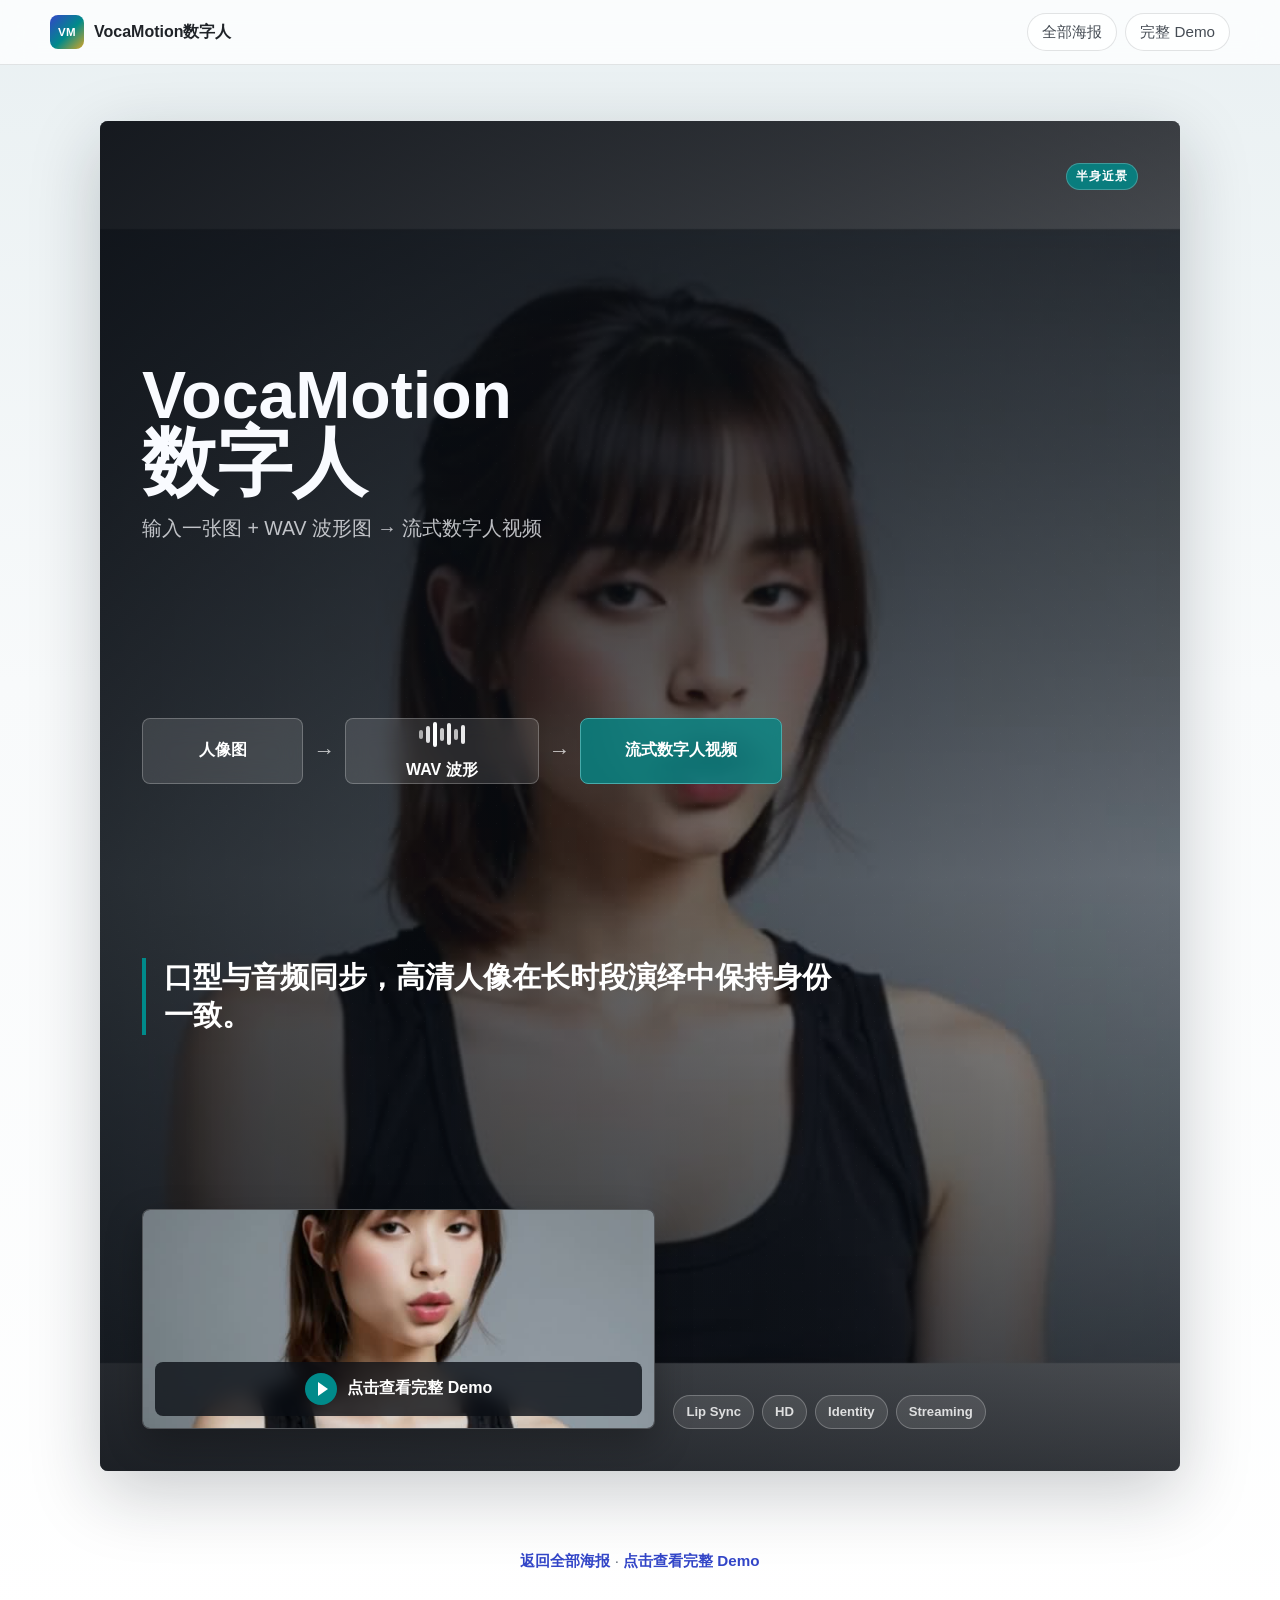
<file: poster-01.html>
<!DOCTYPE html>
<html lang="zh-CN">
<head>
  <meta charset="utf-8" />
  <meta name="viewport" content="width=device-width, initial-scale=1" />
  <title>VocaMotion数字人 · 半身近景大海报</title>
  <meta name="description" content="VocaMotion数字人半身近景大海报：输入一张图和 WAV 波形图，生成口型与音频同步、清晰稳定、身份一致的流式数字人视频。" />
  <meta property="og:type" content="website" />
  <meta property="og:title" content="VocaMotion数字人 · 半身近景大海报" />
  <meta property="og:description" content="输入一张图和 WAV 波形图，得到口型与音频同步的流式数字人视频。" />
  <meta property="og:image" content="static/posters/hero-speech.jpg" />
  <link rel="stylesheet" href="static/css/posters.css" />
</head>
<body class="single-poster-page">
  <nav class="poster-nav" aria-label="Poster navigation">
    <div class="poster-nav-inner">
      <a class="brand" href="index.html" aria-label="返回 VocaMotion Demo 首页">
        <span class="brand-mark">VM</span>
        <span>VocaMotion数字人</span>
      </a>
      <div class="nav-actions">
        <a href="posters.html">全部海报</a>
        <a href="https://luozhipi.github.io/VocaMotionAvatar/" target="_blank" rel="noopener">完整 Demo</a>
      </div>
    </div>
  </nav>

  <main class="poster-gallery single-poster-gallery" aria-label="VocaMotion数字人半身近景大海报">
    <article class="poster-card" id="poster-01" style="--poster-bg: url('../posters/half-body.jpg'); --accent: #008a8a;">
          <div class="poster-noise" aria-hidden="true"></div>
          <div class="poster-content">
            <div class="poster-topline"><span>半身近景</span></div>
            <div class="poster-title">
              <h2><span>VocaMotion</span><span>数字人</span></h2>
              <p class="poster-sub">输入一张图 + WAV 波形图 → 流式数字人视频</p>
            </div>
            <div class="process-strip" aria-label="生成流程">
              <span class="process-node">人像图</span>
              <span class="flow-arrow">→</span>
              <span class="process-node wave-node">
                <span class="wave-bars" aria-hidden="true"><i></i><i></i><i></i><i></i><i></i><i></i><i></i></span>
                WAV 波形
              </span>
              <span class="flow-arrow">→</span>
              <span class="process-output">流式数字人视频</span>
            </div>
            <p class="selling-point">口型与音频同步，高清人像在长时段演绎中保持身份一致。</p>
            <div class="poster-bottom">
              <a class="demo-frame" href="https://luozhipi.github.io/VocaMotionAvatar/" target="_blank" rel="noopener" aria-label="点击查看完整 Demo">
                <img src="static/posters/half-body.jpg" alt="VocaMotion数字人半身 Demo 预览" />
                <span class="demo-overlay"><span class="play-mark" aria-hidden="true"></span>点击查看完整 Demo</span>
              </a>
              <div class="poster-tags" aria-label="能力标签">
                <span>Lip Sync</span><span>HD</span><span>Identity</span><span>Streaming</span>
              </div>
            </div>
          </div>
        </article>
  </main>

  <footer class="poster-footer">
    <p><a href="posters.html">返回全部海报</a> · <a href="https://luozhipi.github.io/VocaMotionAvatar/" target="_blank" rel="noopener">点击查看完整 Demo</a></p>
  </footer>
</body>
</html>
</file>
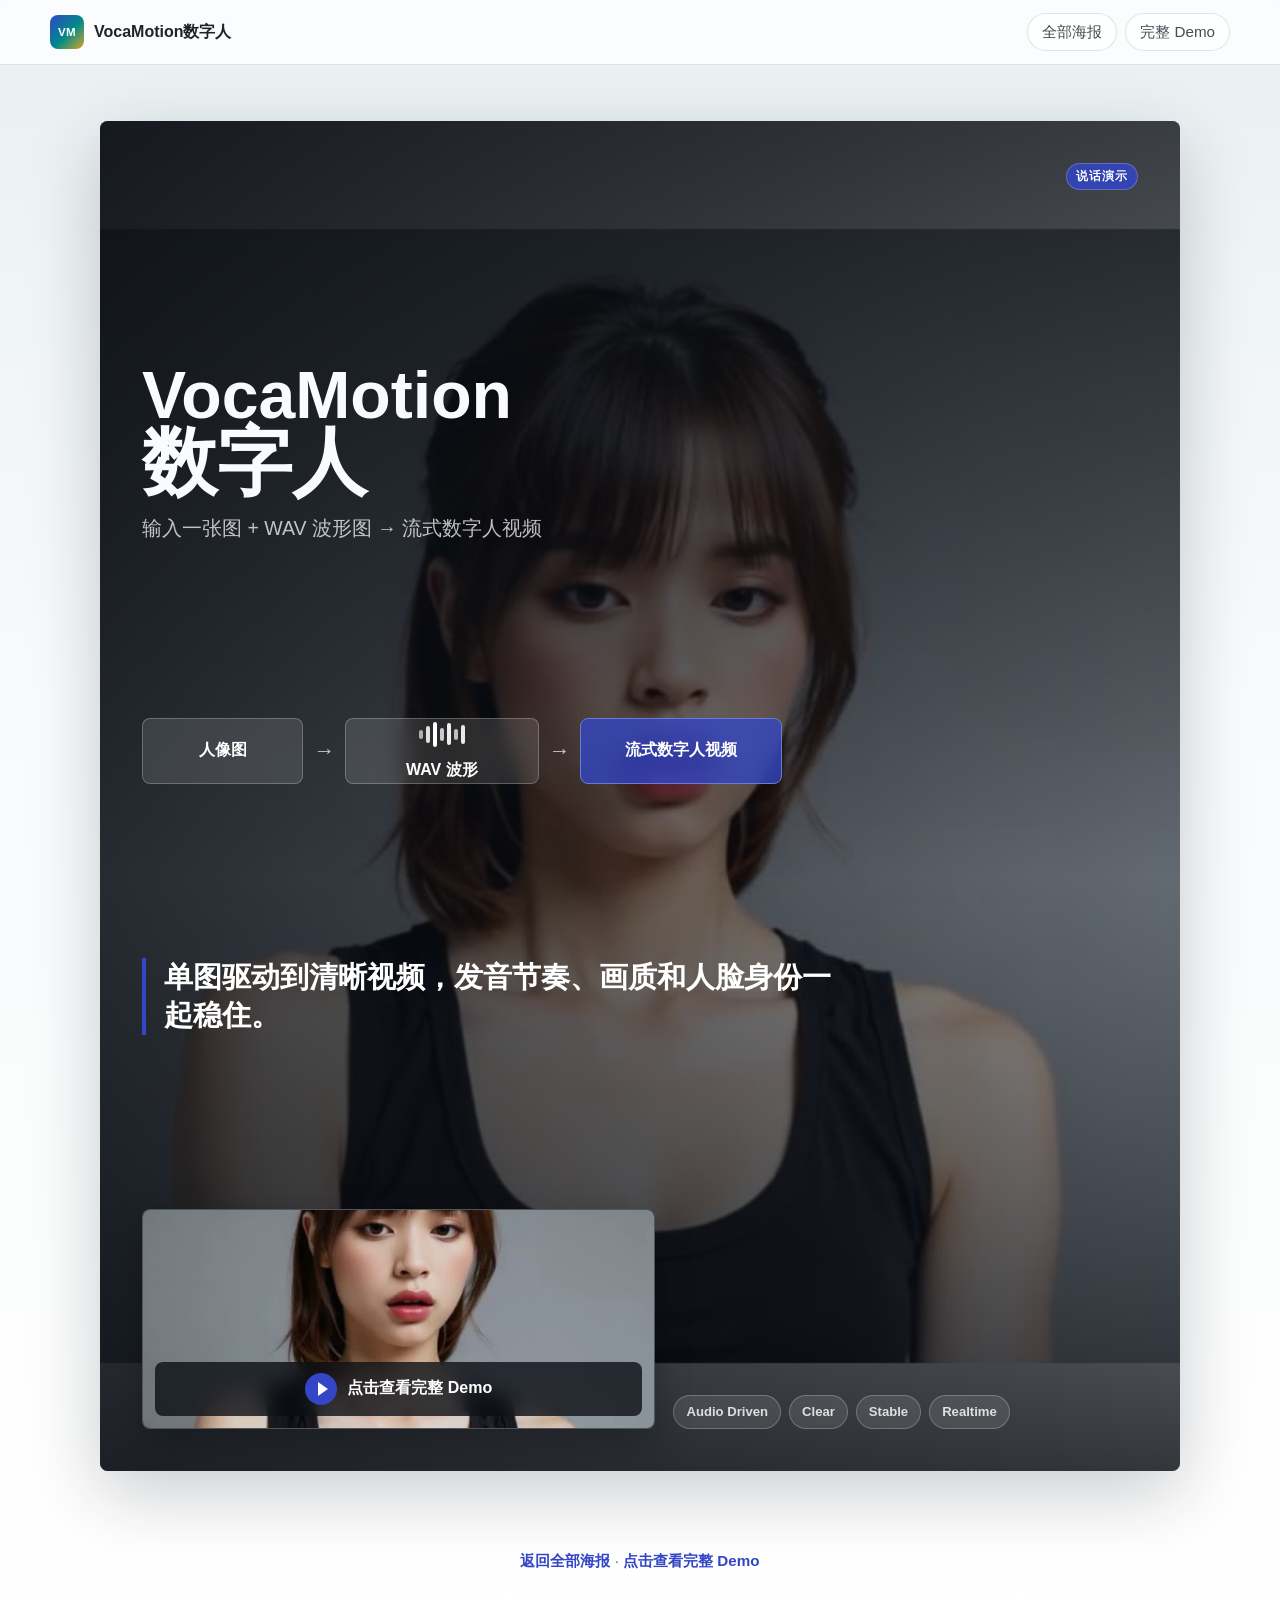
<file: poster-02.html>
<!DOCTYPE html>
<html lang="zh-CN">
<head>
  <meta charset="utf-8" />
  <meta name="viewport" content="width=device-width, initial-scale=1" />
  <title>VocaMotion数字人 · 说话演示大海报</title>
  <meta name="description" content="VocaMotion数字人说话演示大海报：输入一张图和 WAV 波形图，生成口型与音频同步、清晰稳定、身份一致的流式数字人视频。" />
  <meta property="og:type" content="website" />
  <meta property="og:title" content="VocaMotion数字人 · 说话演示大海报" />
  <meta property="og:description" content="输入一张图和 WAV 波形图，得到口型与音频同步的流式数字人视频。" />
  <meta property="og:image" content="static/posters/hero-speech.jpg" />
  <link rel="stylesheet" href="static/css/posters.css" />
</head>
<body class="single-poster-page">
  <nav class="poster-nav" aria-label="Poster navigation">
    <div class="poster-nav-inner">
      <a class="brand" href="index.html" aria-label="返回 VocaMotion Demo 首页">
        <span class="brand-mark">VM</span>
        <span>VocaMotion数字人</span>
      </a>
      <div class="nav-actions">
        <a href="posters.html">全部海报</a>
        <a href="https://luozhipi.github.io/VocaMotionAvatar/" target="_blank" rel="noopener">完整 Demo</a>
      </div>
    </div>
  </nav>

  <main class="poster-gallery single-poster-gallery" aria-label="VocaMotion数字人说话演示大海报">
    <article class="poster-card" id="poster-02" style="--poster-bg: url('../posters/v1-speech.jpg'); --accent: #3346c8;">
          <div class="poster-noise" aria-hidden="true"></div>
          <div class="poster-content">
            <div class="poster-topline"><span>说话演示</span></div>
            <div class="poster-title">
              <h2><span>VocaMotion</span><span>数字人</span></h2>
              <p class="poster-sub">输入一张图 + WAV 波形图 → 流式数字人视频</p>
            </div>
            <div class="process-strip" aria-label="生成流程">
              <span class="process-node">人像图</span>
              <span class="flow-arrow">→</span>
              <span class="process-node wave-node">
                <span class="wave-bars" aria-hidden="true"><i></i><i></i><i></i><i></i><i></i><i></i><i></i></span>
                WAV 波形
              </span>
              <span class="flow-arrow">→</span>
              <span class="process-output">流式数字人视频</span>
            </div>
            <p class="selling-point">单图驱动到清晰视频，发音节奏、画质和人脸身份一起稳住。</p>
            <div class="poster-bottom">
              <a class="demo-frame" href="https://luozhipi.github.io/VocaMotionAvatar/" target="_blank" rel="noopener" aria-label="点击查看完整 Demo">
                <img src="static/posters/v1-speech.jpg" alt="VocaMotion数字人说话 Demo 预览" />
                <span class="demo-overlay"><span class="play-mark" aria-hidden="true"></span>点击查看完整 Demo</span>
              </a>
              <div class="poster-tags" aria-label="能力标签">
                <span>Audio Driven</span><span>Clear</span><span>Stable</span><span>Realtime</span>
              </div>
            </div>
          </div>
        </article>
  </main>

  <footer class="poster-footer">
    <p><a href="posters.html">返回全部海报</a> · <a href="https://luozhipi.github.io/VocaMotionAvatar/" target="_blank" rel="noopener">点击查看完整 Demo</a></p>
  </footer>
</body>
</html>
</file>
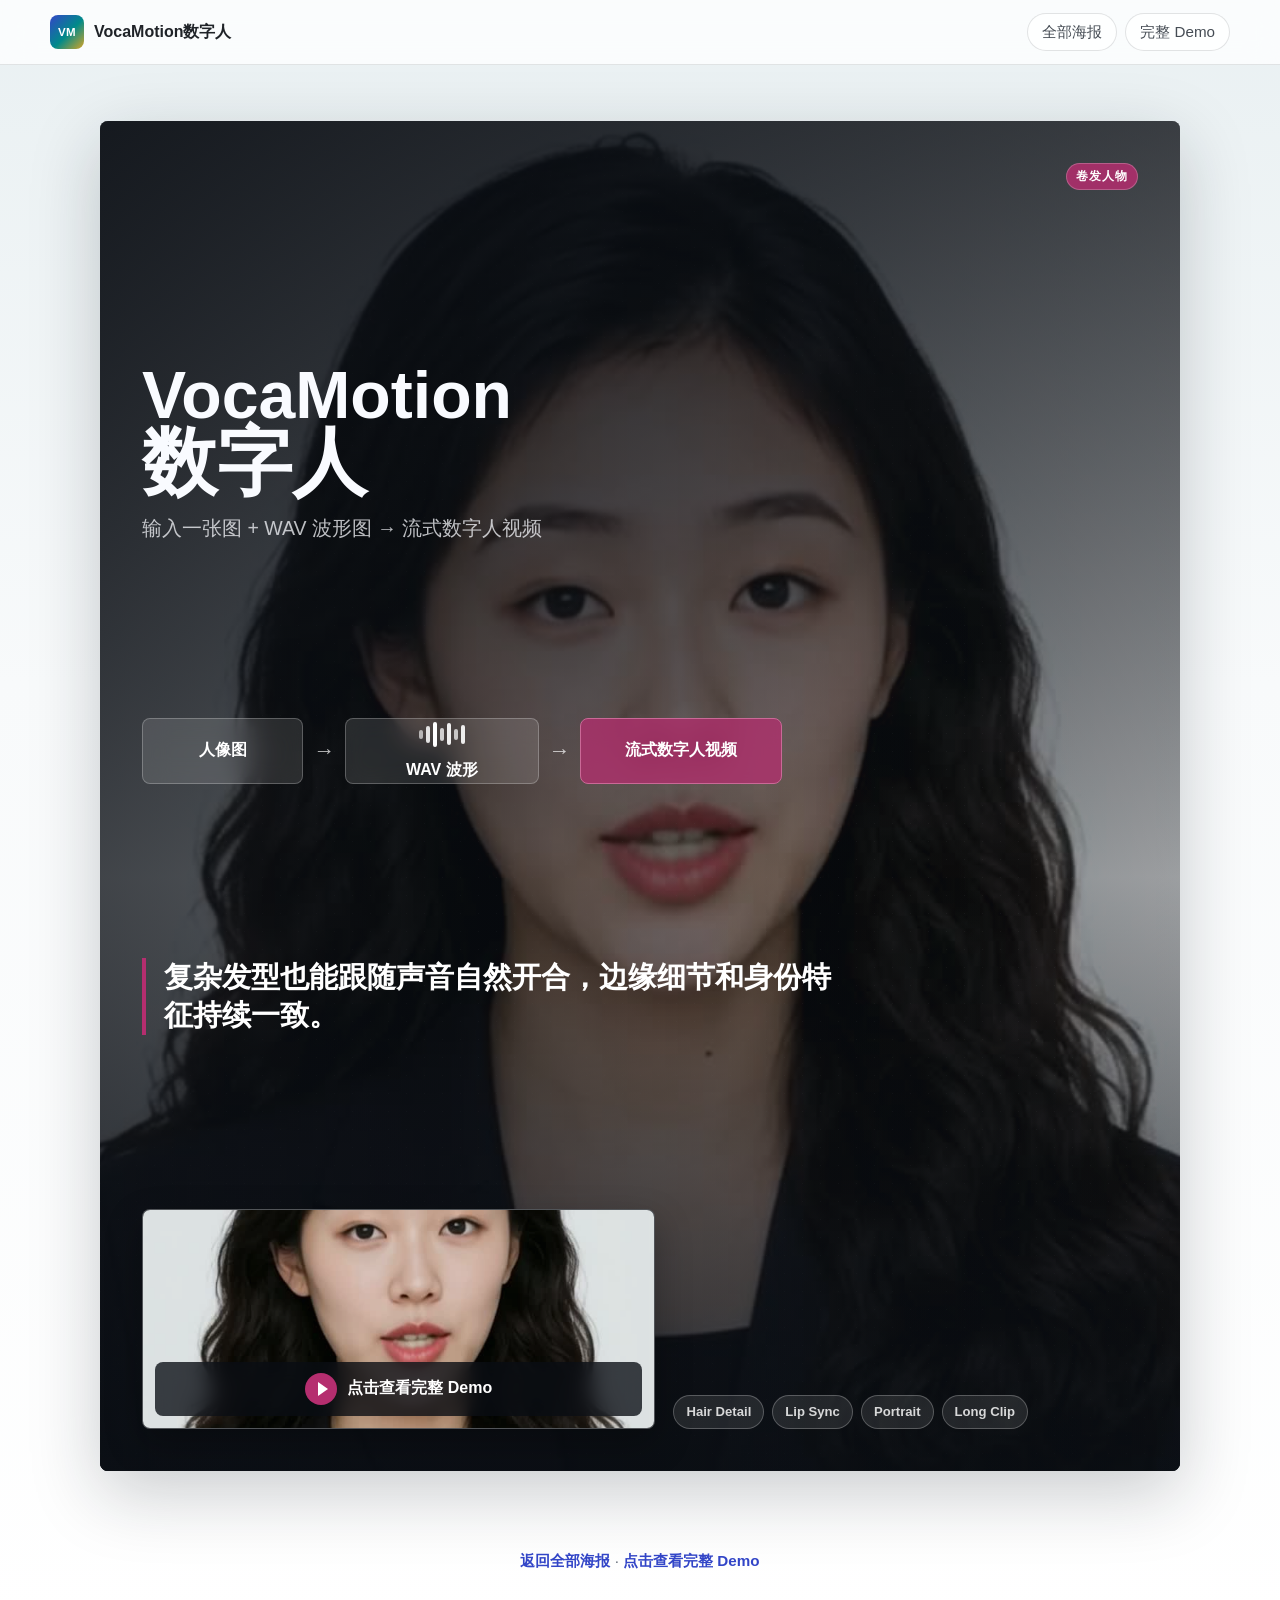
<file: poster-03.html>
<!DOCTYPE html>
<html lang="zh-CN">
<head>
  <meta charset="utf-8" />
  <meta name="viewport" content="width=device-width, initial-scale=1" />
  <title>VocaMotion数字人 · 卷发人物大海报</title>
  <meta name="description" content="VocaMotion数字人卷发人物大海报：输入一张图和 WAV 波形图，生成口型与音频同步、清晰稳定、身份一致的流式数字人视频。" />
  <meta property="og:type" content="website" />
  <meta property="og:title" content="VocaMotion数字人 · 卷发人物大海报" />
  <meta property="og:description" content="输入一张图和 WAV 波形图，得到口型与音频同步的流式数字人视频。" />
  <meta property="og:image" content="static/posters/hero-speech.jpg" />
  <link rel="stylesheet" href="static/css/posters.css" />
</head>
<body class="single-poster-page">
  <nav class="poster-nav" aria-label="Poster navigation">
    <div class="poster-nav-inner">
      <a class="brand" href="index.html" aria-label="返回 VocaMotion Demo 首页">
        <span class="brand-mark">VM</span>
        <span>VocaMotion数字人</span>
      </a>
      <div class="nav-actions">
        <a href="posters.html">全部海报</a>
        <a href="https://luozhipi.github.io/VocaMotionAvatar/" target="_blank" rel="noopener">完整 Demo</a>
      </div>
    </div>
  </nav>

  <main class="poster-gallery single-poster-gallery" aria-label="VocaMotion数字人卷发人物大海报">
    <article class="poster-card" id="poster-03" style="--poster-bg: url('../posters/curly.jpg'); --accent: #b52e6f;">
          <div class="poster-noise" aria-hidden="true"></div>
          <div class="poster-content">
            <div class="poster-topline"><span>卷发人物</span></div>
            <div class="poster-title">
              <h2><span>VocaMotion</span><span>数字人</span></h2>
              <p class="poster-sub">输入一张图 + WAV 波形图 → 流式数字人视频</p>
            </div>
            <div class="process-strip" aria-label="生成流程">
              <span class="process-node">人像图</span>
              <span class="flow-arrow">→</span>
              <span class="process-node wave-node">
                <span class="wave-bars" aria-hidden="true"><i></i><i></i><i></i><i></i><i></i><i></i><i></i></span>
                WAV 波形
              </span>
              <span class="flow-arrow">→</span>
              <span class="process-output">流式数字人视频</span>
            </div>
            <p class="selling-point">复杂发型也能跟随声音自然开合，边缘细节和身份特征持续一致。</p>
            <div class="poster-bottom">
              <a class="demo-frame" href="https://luozhipi.github.io/VocaMotionAvatar/" target="_blank" rel="noopener" aria-label="点击查看完整 Demo">
                <img src="static/posters/curly.jpg" alt="VocaMotion数字人卷发 Demo 预览" />
                <span class="demo-overlay"><span class="play-mark" aria-hidden="true"></span>点击查看完整 Demo</span>
              </a>
              <div class="poster-tags" aria-label="能力标签">
                <span>Hair Detail</span><span>Lip Sync</span><span>Portrait</span><span>Long Clip</span>
              </div>
            </div>
          </div>
        </article>
  </main>

  <footer class="poster-footer">
    <p><a href="posters.html">返回全部海报</a> · <a href="https://luozhipi.github.io/VocaMotionAvatar/" target="_blank" rel="noopener">点击查看完整 Demo</a></p>
  </footer>
</body>
</html>
</file>
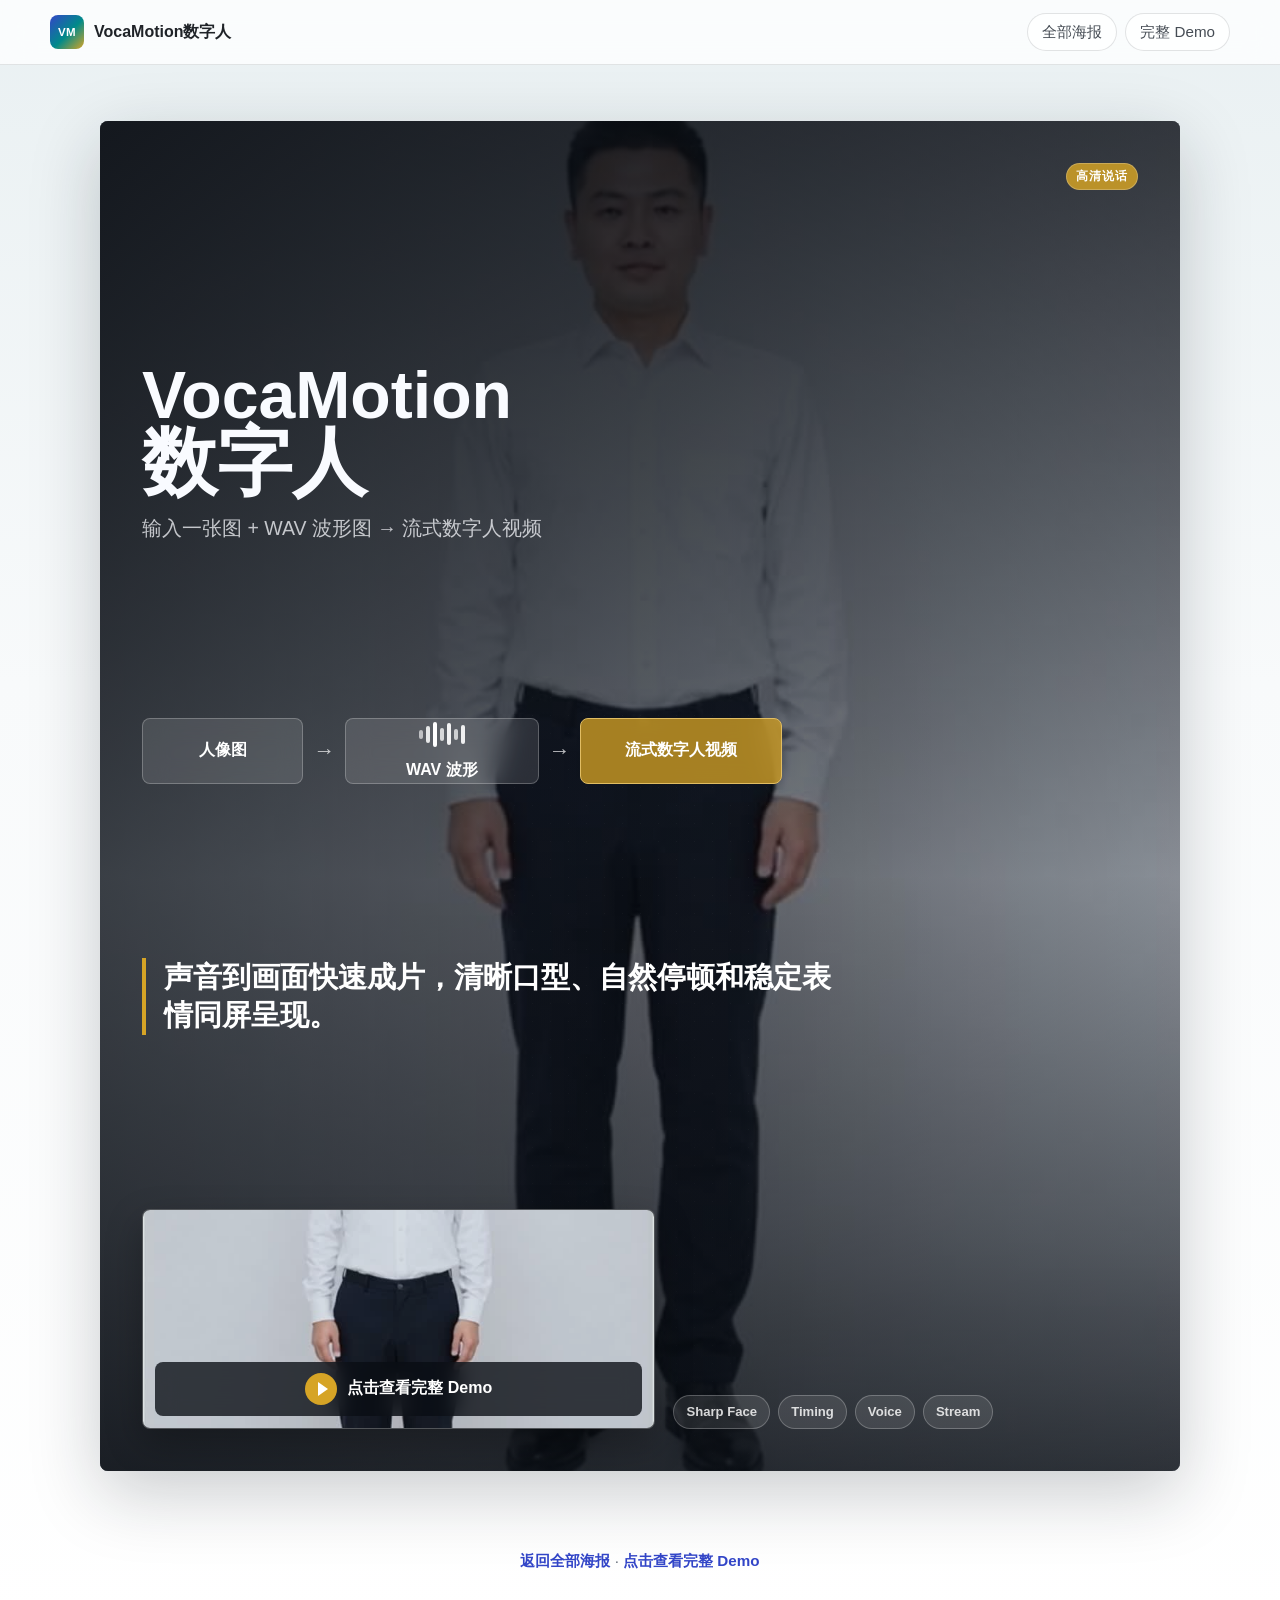
<file: poster-04.html>
<!DOCTYPE html>
<html lang="zh-CN">
<head>
  <meta charset="utf-8" />
  <meta name="viewport" content="width=device-width, initial-scale=1" />
  <title>VocaMotion数字人 · 高清说话大海报</title>
  <meta name="description" content="VocaMotion数字人高清说话大海报：输入一张图和 WAV 波形图，生成口型与音频同步、清晰稳定、身份一致的流式数字人视频。" />
  <meta property="og:type" content="website" />
  <meta property="og:title" content="VocaMotion数字人 · 高清说话大海报" />
  <meta property="og:description" content="输入一张图和 WAV 波形图，得到口型与音频同步的流式数字人视频。" />
  <meta property="og:image" content="static/posters/hero-speech.jpg" />
  <link rel="stylesheet" href="static/css/posters.css" />
</head>
<body class="single-poster-page">
  <nav class="poster-nav" aria-label="Poster navigation">
    <div class="poster-nav-inner">
      <a class="brand" href="index.html" aria-label="返回 VocaMotion Demo 首页">
        <span class="brand-mark">VM</span>
        <span>VocaMotion数字人</span>
      </a>
      <div class="nav-actions">
        <a href="posters.html">全部海报</a>
        <a href="https://luozhipi.github.io/VocaMotionAvatar/" target="_blank" rel="noopener">完整 Demo</a>
      </div>
    </div>
  </nav>

  <main class="poster-gallery single-poster-gallery" aria-label="VocaMotion数字人高清说话大海报">
    <article class="poster-card" id="poster-04" style="--poster-bg: url('../posters/hero-speech.jpg'); --accent: #d6a426;">
          <div class="poster-noise" aria-hidden="true"></div>
          <div class="poster-content">
            <div class="poster-topline"><span>高清说话</span></div>
            <div class="poster-title">
              <h2><span>VocaMotion</span><span>数字人</span></h2>
              <p class="poster-sub">输入一张图 + WAV 波形图 → 流式数字人视频</p>
            </div>
            <div class="process-strip" aria-label="生成流程">
              <span class="process-node">人像图</span>
              <span class="flow-arrow">→</span>
              <span class="process-node wave-node">
                <span class="wave-bars" aria-hidden="true"><i></i><i></i><i></i><i></i><i></i><i></i><i></i></span>
                WAV 波形
              </span>
              <span class="flow-arrow">→</span>
              <span class="process-output">流式数字人视频</span>
            </div>
            <p class="selling-point">声音到画面快速成片，清晰口型、自然停顿和稳定表情同屏呈现。</p>
            <div class="poster-bottom">
              <a class="demo-frame" href="https://luozhipi.github.io/VocaMotionAvatar/" target="_blank" rel="noopener" aria-label="点击查看完整 Demo">
                <img src="static/posters/hero-speech.jpg" alt="VocaMotion数字人高清说话 Demo 预览" />
                <span class="demo-overlay"><span class="play-mark" aria-hidden="true"></span>点击查看完整 Demo</span>
              </a>
              <div class="poster-tags" aria-label="能力标签">
                <span>Sharp Face</span><span>Timing</span><span>Voice</span><span>Stream</span>
              </div>
            </div>
          </div>
        </article>
  </main>

  <footer class="poster-footer">
    <p><a href="posters.html">返回全部海报</a> · <a href="https://luozhipi.github.io/VocaMotionAvatar/" target="_blank" rel="noopener">点击查看完整 Demo</a></p>
  </footer>
</body>
</html>
</file>
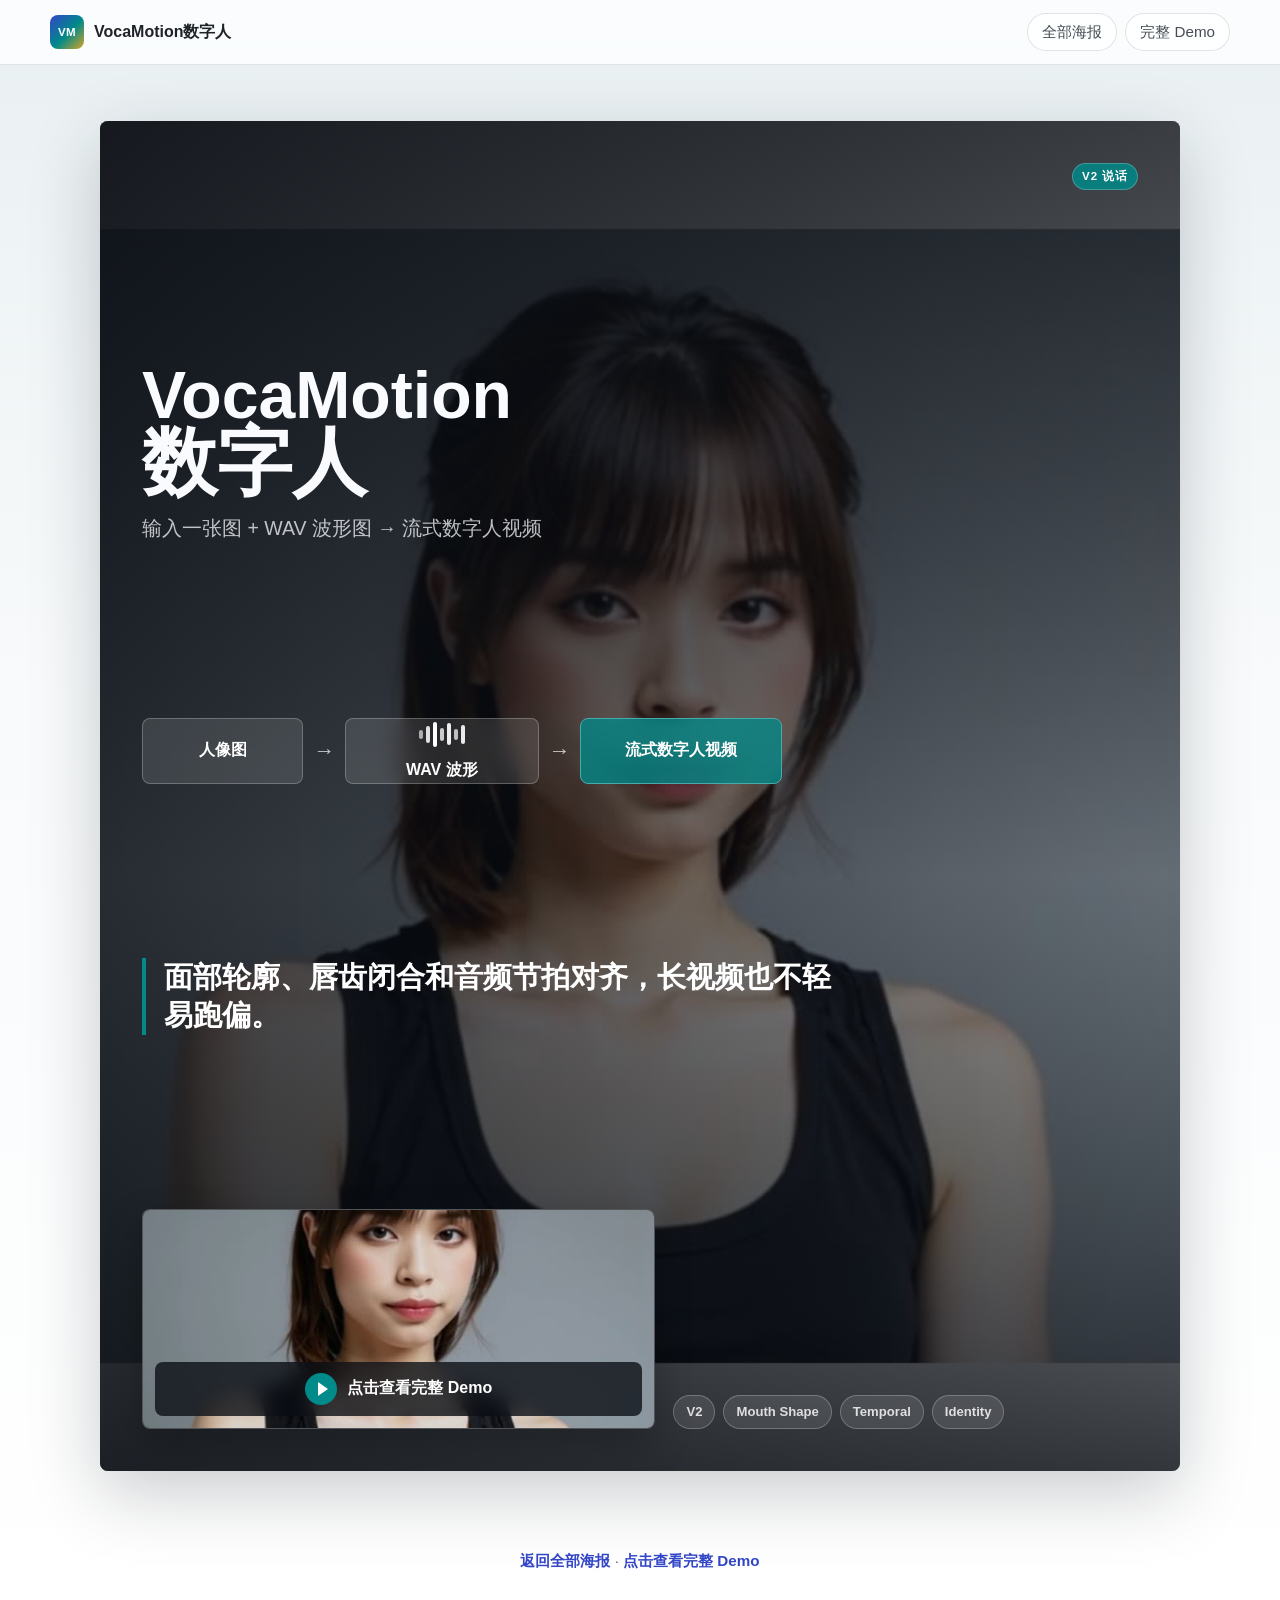
<file: poster-05.html>
<!DOCTYPE html>
<html lang="zh-CN">
<head>
  <meta charset="utf-8" />
  <meta name="viewport" content="width=device-width, initial-scale=1" />
  <title>VocaMotion数字人 · V2 说话大海报</title>
  <meta name="description" content="VocaMotion数字人V2 说话大海报：输入一张图和 WAV 波形图，生成口型与音频同步、清晰稳定、身份一致的流式数字人视频。" />
  <meta property="og:type" content="website" />
  <meta property="og:title" content="VocaMotion数字人 · V2 说话大海报" />
  <meta property="og:description" content="输入一张图和 WAV 波形图，得到口型与音频同步的流式数字人视频。" />
  <meta property="og:image" content="static/posters/hero-speech.jpg" />
  <link rel="stylesheet" href="static/css/posters.css" />
</head>
<body class="single-poster-page">
  <nav class="poster-nav" aria-label="Poster navigation">
    <div class="poster-nav-inner">
      <a class="brand" href="index.html" aria-label="返回 VocaMotion Demo 首页">
        <span class="brand-mark">VM</span>
        <span>VocaMotion数字人</span>
      </a>
      <div class="nav-actions">
        <a href="posters.html">全部海报</a>
        <a href="https://luozhipi.github.io/VocaMotionAvatar/" target="_blank" rel="noopener">完整 Demo</a>
      </div>
    </div>
  </nav>

  <main class="poster-gallery single-poster-gallery" aria-label="VocaMotion数字人V2 说话大海报">
    <article class="poster-card" id="poster-05" style="--poster-bg: url('../posters/v2-speech.jpg'); --accent: #008a8a;">
          <div class="poster-noise" aria-hidden="true"></div>
          <div class="poster-content">
            <div class="poster-topline"><span>V2 说话</span></div>
            <div class="poster-title">
              <h2><span>VocaMotion</span><span>数字人</span></h2>
              <p class="poster-sub">输入一张图 + WAV 波形图 → 流式数字人视频</p>
            </div>
            <div class="process-strip" aria-label="生成流程">
              <span class="process-node">人像图</span>
              <span class="flow-arrow">→</span>
              <span class="process-node wave-node">
                <span class="wave-bars" aria-hidden="true"><i></i><i></i><i></i><i></i><i></i><i></i><i></i></span>
                WAV 波形
              </span>
              <span class="flow-arrow">→</span>
              <span class="process-output">流式数字人视频</span>
            </div>
            <p class="selling-point">面部轮廓、唇齿闭合和音频节拍对齐，长视频也不轻易跑偏。</p>
            <div class="poster-bottom">
              <a class="demo-frame" href="https://luozhipi.github.io/VocaMotionAvatar/" target="_blank" rel="noopener" aria-label="点击查看完整 Demo">
                <img src="static/posters/v2-speech.jpg" alt="VocaMotion数字人 v2 说话 Demo 预览" />
                <span class="demo-overlay"><span class="play-mark" aria-hidden="true"></span>点击查看完整 Demo</span>
              </a>
              <div class="poster-tags" aria-label="能力标签">
                <span>V2</span><span>Mouth Shape</span><span>Temporal</span><span>Identity</span>
              </div>
            </div>
          </div>
        </article>
  </main>

  <footer class="poster-footer">
    <p><a href="posters.html">返回全部海报</a> · <a href="https://luozhipi.github.io/VocaMotionAvatar/" target="_blank" rel="noopener">点击查看完整 Demo</a></p>
  </footer>
</body>
</html>
</file>
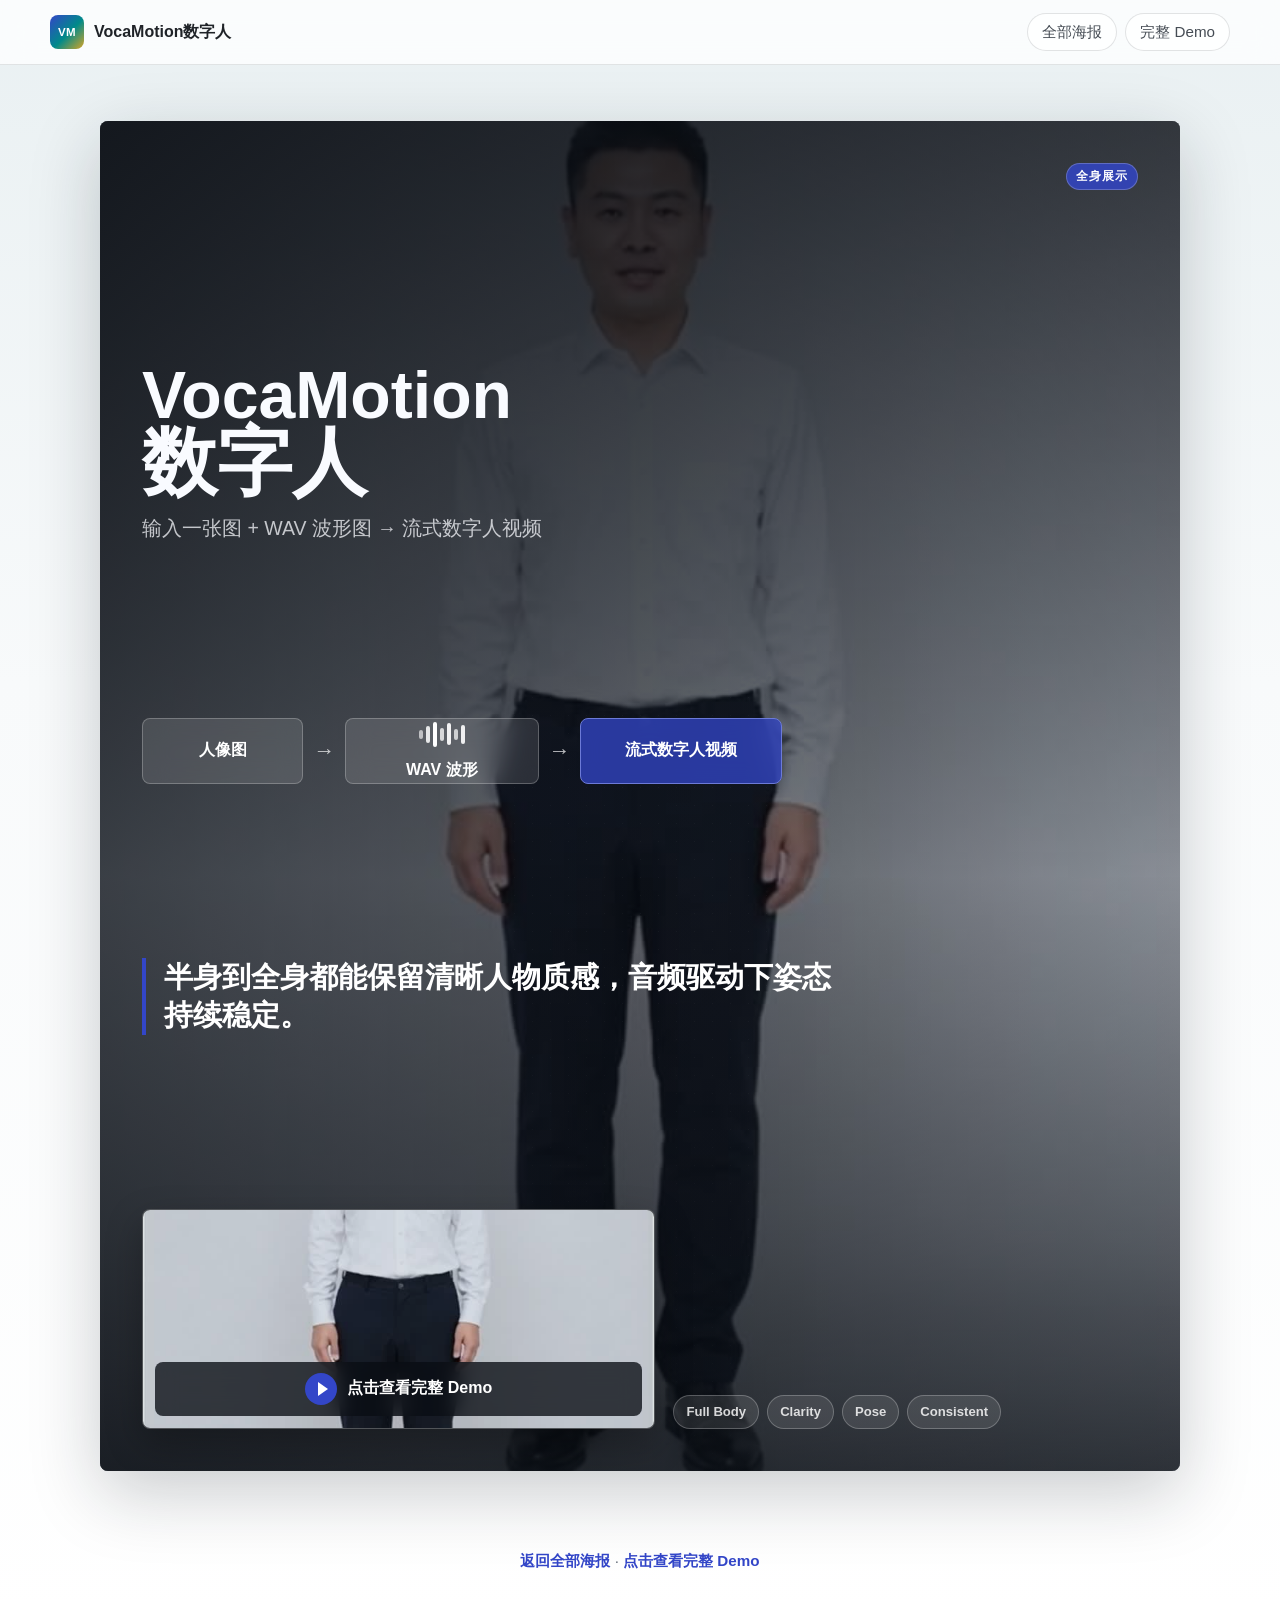
<file: poster-06.html>
<!DOCTYPE html>
<html lang="zh-CN">
<head>
  <meta charset="utf-8" />
  <meta name="viewport" content="width=device-width, initial-scale=1" />
  <title>VocaMotion数字人 · 全身展示大海报</title>
  <meta name="description" content="VocaMotion数字人全身展示大海报：输入一张图和 WAV 波形图，生成口型与音频同步、清晰稳定、身份一致的流式数字人视频。" />
  <meta property="og:type" content="website" />
  <meta property="og:title" content="VocaMotion数字人 · 全身展示大海报" />
  <meta property="og:description" content="输入一张图和 WAV 波形图，得到口型与音频同步的流式数字人视频。" />
  <meta property="og:image" content="static/posters/hero-speech.jpg" />
  <link rel="stylesheet" href="static/css/posters.css" />
</head>
<body class="single-poster-page">
  <nav class="poster-nav" aria-label="Poster navigation">
    <div class="poster-nav-inner">
      <a class="brand" href="index.html" aria-label="返回 VocaMotion Demo 首页">
        <span class="brand-mark">VM</span>
        <span>VocaMotion数字人</span>
      </a>
      <div class="nav-actions">
        <a href="posters.html">全部海报</a>
        <a href="https://luozhipi.github.io/VocaMotionAvatar/" target="_blank" rel="noopener">完整 Demo</a>
      </div>
    </div>
  </nav>

  <main class="poster-gallery single-poster-gallery" aria-label="VocaMotion数字人全身展示大海报">
    <article class="poster-card" id="poster-06" style="--poster-bg: url('../posters/full-body.jpg'); --accent: #3346c8;">
          <div class="poster-noise" aria-hidden="true"></div>
          <div class="poster-content">
            <div class="poster-topline"><span>全身展示</span></div>
            <div class="poster-title">
              <h2><span>VocaMotion</span><span>数字人</span></h2>
              <p class="poster-sub">输入一张图 + WAV 波形图 → 流式数字人视频</p>
            </div>
            <div class="process-strip" aria-label="生成流程">
              <span class="process-node">人像图</span>
              <span class="flow-arrow">→</span>
              <span class="process-node wave-node">
                <span class="wave-bars" aria-hidden="true"><i></i><i></i><i></i><i></i><i></i><i></i><i></i></span>
                WAV 波形
              </span>
              <span class="flow-arrow">→</span>
              <span class="process-output">流式数字人视频</span>
            </div>
            <p class="selling-point">半身到全身都能保留清晰人物质感，音频驱动下姿态持续稳定。</p>
            <div class="poster-bottom">
              <a class="demo-frame" href="https://luozhipi.github.io/VocaMotionAvatar/" target="_blank" rel="noopener" aria-label="点击查看完整 Demo">
                <img src="static/posters/full-body.jpg" alt="VocaMotion数字人全身 Demo 预览" />
                <span class="demo-overlay"><span class="play-mark" aria-hidden="true"></span>点击查看完整 Demo</span>
              </a>
              <div class="poster-tags" aria-label="能力标签">
                <span>Full Body</span><span>Clarity</span><span>Pose</span><span>Consistent</span>
              </div>
            </div>
          </div>
        </article>
  </main>

  <footer class="poster-footer">
    <p><a href="posters.html">返回全部海报</a> · <a href="https://luozhipi.github.io/VocaMotionAvatar/" target="_blank" rel="noopener">点击查看完整 Demo</a></p>
  </footer>
</body>
</html>
</file>
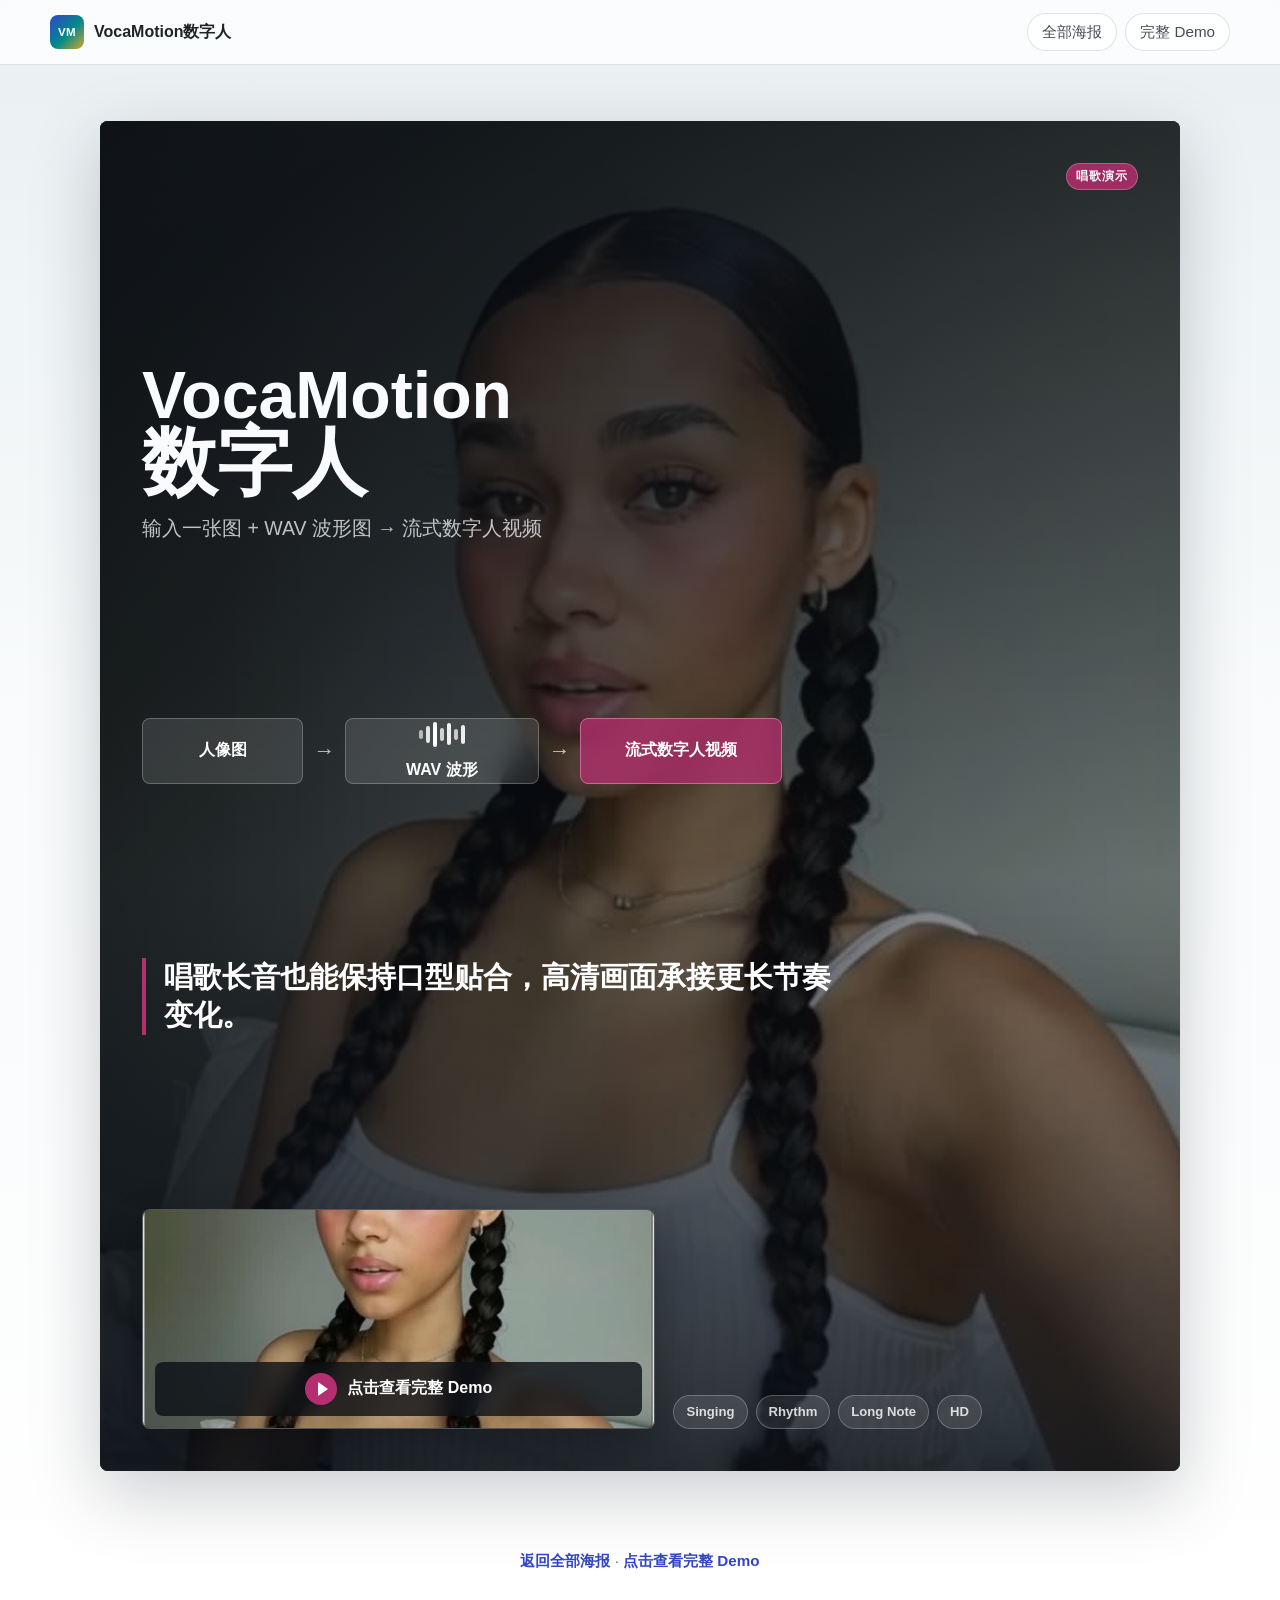
<file: poster-07.html>
<!DOCTYPE html>
<html lang="zh-CN">
<head>
  <meta charset="utf-8" />
  <meta name="viewport" content="width=device-width, initial-scale=1" />
  <title>VocaMotion数字人 · 唱歌演示大海报</title>
  <meta name="description" content="VocaMotion数字人唱歌演示大海报：输入一张图和 WAV 波形图，生成口型与音频同步、清晰稳定、身份一致的流式数字人视频。" />
  <meta property="og:type" content="website" />
  <meta property="og:title" content="VocaMotion数字人 · 唱歌演示大海报" />
  <meta property="og:description" content="输入一张图和 WAV 波形图，得到口型与音频同步的流式数字人视频。" />
  <meta property="og:image" content="static/posters/hero-speech.jpg" />
  <link rel="stylesheet" href="static/css/posters.css" />
</head>
<body class="single-poster-page">
  <nav class="poster-nav" aria-label="Poster navigation">
    <div class="poster-nav-inner">
      <a class="brand" href="index.html" aria-label="返回 VocaMotion Demo 首页">
        <span class="brand-mark">VM</span>
        <span>VocaMotion数字人</span>
      </a>
      <div class="nav-actions">
        <a href="posters.html">全部海报</a>
        <a href="https://luozhipi.github.io/VocaMotionAvatar/" target="_blank" rel="noopener">完整 Demo</a>
      </div>
    </div>
  </nav>

  <main class="poster-gallery single-poster-gallery" aria-label="VocaMotion数字人唱歌演示大海报">
    <article class="poster-card" id="poster-07" style="--poster-bg: url('../posters/v2-sing.jpg'); --accent: #b52e6f;">
          <div class="poster-noise" aria-hidden="true"></div>
          <div class="poster-content">
            <div class="poster-topline"><span>唱歌演示</span></div>
            <div class="poster-title">
              <h2><span>VocaMotion</span><span>数字人</span></h2>
              <p class="poster-sub">输入一张图 + WAV 波形图 → 流式数字人视频</p>
            </div>
            <div class="process-strip" aria-label="生成流程">
              <span class="process-node">人像图</span>
              <span class="flow-arrow">→</span>
              <span class="process-node wave-node">
                <span class="wave-bars" aria-hidden="true"><i></i><i></i><i></i><i></i><i></i><i></i><i></i></span>
                WAV 波形
              </span>
              <span class="flow-arrow">→</span>
              <span class="process-output">流式数字人视频</span>
            </div>
            <p class="selling-point">唱歌长音也能保持口型贴合，高清画面承接更长节奏变化。</p>
            <div class="poster-bottom">
              <a class="demo-frame" href="https://luozhipi.github.io/VocaMotionAvatar/" target="_blank" rel="noopener" aria-label="点击查看完整 Demo">
                <img src="static/posters/v2-sing.jpg" alt="VocaMotion数字人唱歌 Demo 预览" />
                <span class="demo-overlay"><span class="play-mark" aria-hidden="true"></span>点击查看完整 Demo</span>
              </a>
              <div class="poster-tags" aria-label="能力标签">
                <span>Singing</span><span>Rhythm</span><span>Long Note</span><span>HD</span>
              </div>
            </div>
          </div>
        </article>
  </main>

  <footer class="poster-footer">
    <p><a href="posters.html">返回全部海报</a> · <a href="https://luozhipi.github.io/VocaMotionAvatar/" target="_blank" rel="noopener">点击查看完整 Demo</a></p>
  </footer>
</body>
</html>
</file>
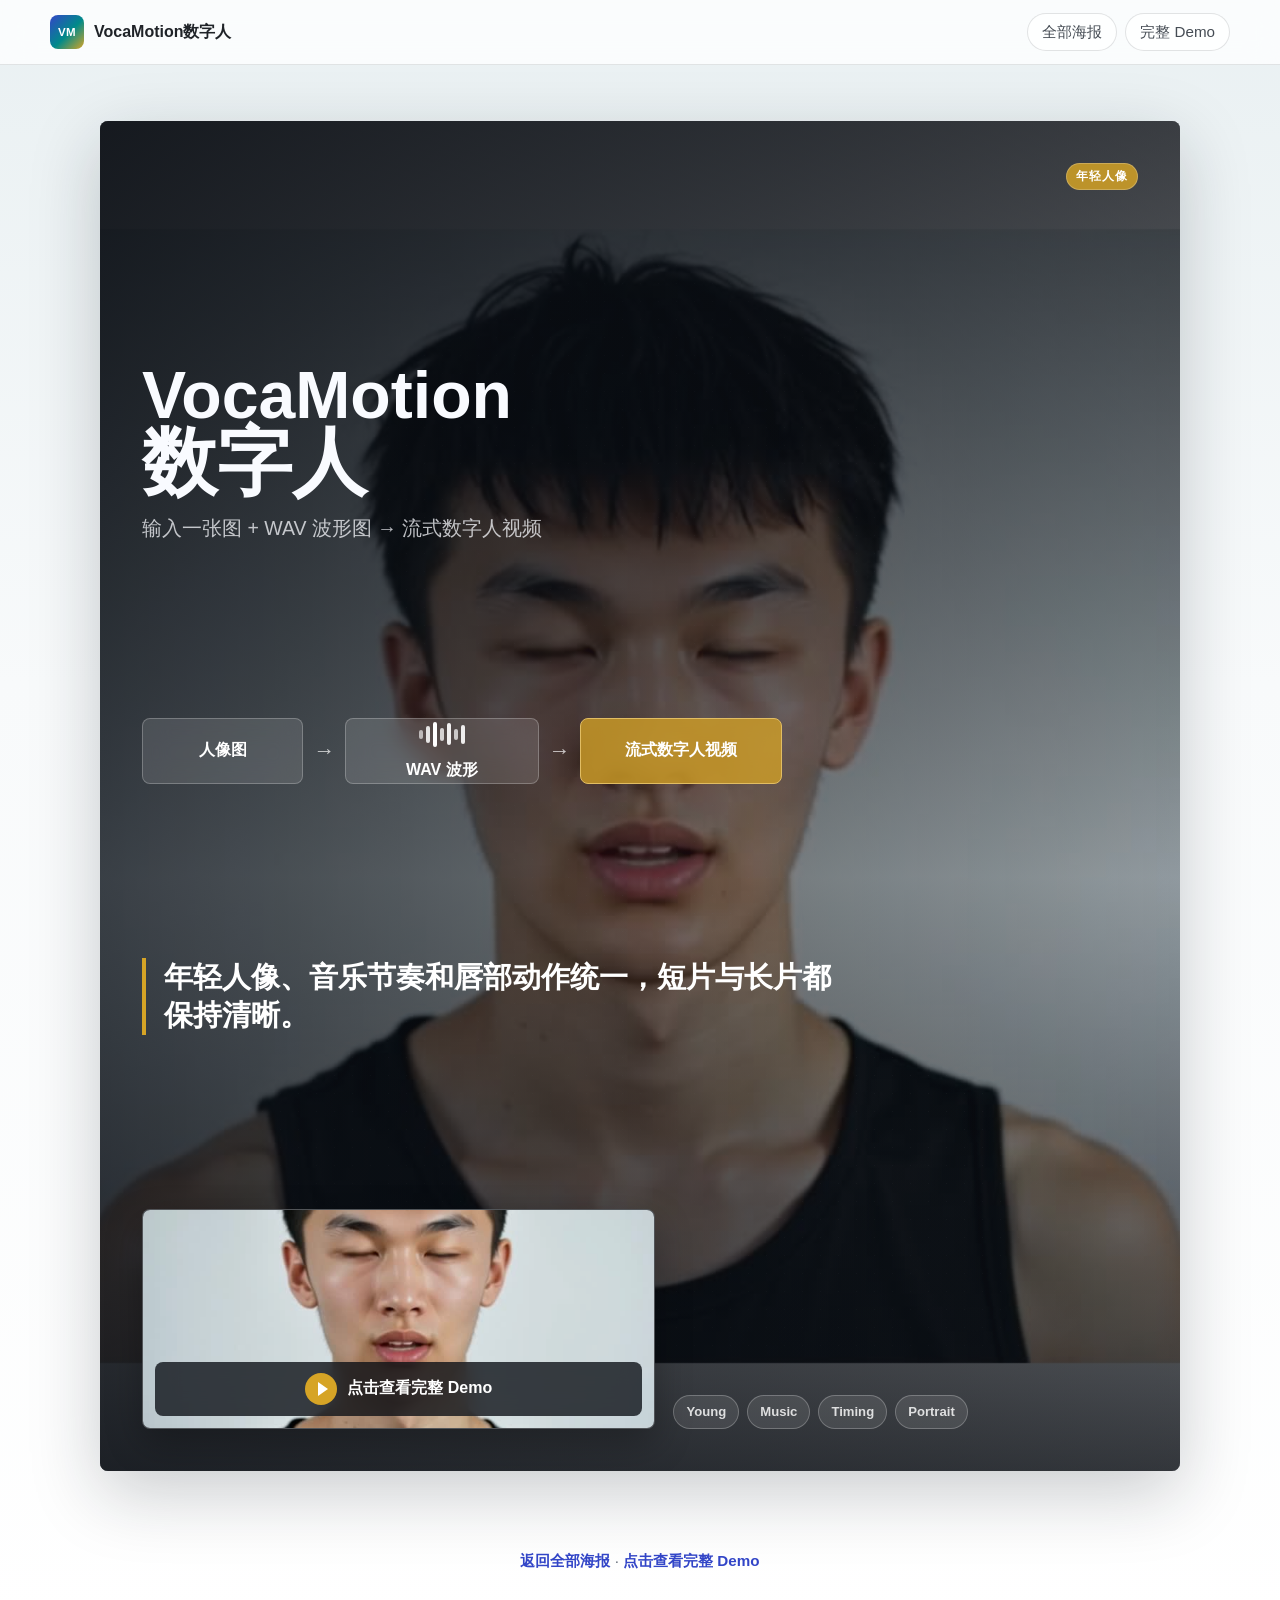
<file: poster-08.html>
<!DOCTYPE html>
<html lang="zh-CN">
<head>
  <meta charset="utf-8" />
  <meta name="viewport" content="width=device-width, initial-scale=1" />
  <title>VocaMotion数字人 · 年轻人像大海报</title>
  <meta name="description" content="VocaMotion数字人年轻人像大海报：输入一张图和 WAV 波形图，生成口型与音频同步、清晰稳定、身份一致的流式数字人视频。" />
  <meta property="og:type" content="website" />
  <meta property="og:title" content="VocaMotion数字人 · 年轻人像大海报" />
  <meta property="og:description" content="输入一张图和 WAV 波形图，得到口型与音频同步的流式数字人视频。" />
  <meta property="og:image" content="static/posters/hero-speech.jpg" />
  <link rel="stylesheet" href="static/css/posters.css" />
</head>
<body class="single-poster-page">
  <nav class="poster-nav" aria-label="Poster navigation">
    <div class="poster-nav-inner">
      <a class="brand" href="index.html" aria-label="返回 VocaMotion Demo 首页">
        <span class="brand-mark">VM</span>
        <span>VocaMotion数字人</span>
      </a>
      <div class="nav-actions">
        <a href="posters.html">全部海报</a>
        <a href="https://luozhipi.github.io/VocaMotionAvatar/" target="_blank" rel="noopener">完整 Demo</a>
      </div>
    </div>
  </nav>

  <main class="poster-gallery single-poster-gallery" aria-label="VocaMotion数字人年轻人像大海报">
    <article class="poster-card" id="poster-08" style="--poster-bg: url('../posters/young-sing.jpg'); --accent: #d6a426;">
          <div class="poster-noise" aria-hidden="true"></div>
          <div class="poster-content">
            <div class="poster-topline"><span>年轻人像</span></div>
            <div class="poster-title">
              <h2><span>VocaMotion</span><span>数字人</span></h2>
              <p class="poster-sub">输入一张图 + WAV 波形图 → 流式数字人视频</p>
            </div>
            <div class="process-strip" aria-label="生成流程">
              <span class="process-node">人像图</span>
              <span class="flow-arrow">→</span>
              <span class="process-node wave-node">
                <span class="wave-bars" aria-hidden="true"><i></i><i></i><i></i><i></i><i></i><i></i><i></i></span>
                WAV 波形
              </span>
              <span class="flow-arrow">→</span>
              <span class="process-output">流式数字人视频</span>
            </div>
            <p class="selling-point">年轻人像、音乐节奏和唇部动作统一，短片与长片都保持清晰。</p>
            <div class="poster-bottom">
              <a class="demo-frame" href="https://luozhipi.github.io/VocaMotionAvatar/" target="_blank" rel="noopener" aria-label="点击查看完整 Demo">
                <img src="static/posters/young-sing.jpg" alt="VocaMotion数字人年轻人唱歌 Demo 预览" />
                <span class="demo-overlay"><span class="play-mark" aria-hidden="true"></span>点击查看完整 Demo</span>
              </a>
              <div class="poster-tags" aria-label="能力标签">
                <span>Young</span><span>Music</span><span>Timing</span><span>Portrait</span>
              </div>
            </div>
          </div>
        </article>
  </main>

  <footer class="poster-footer">
    <p><a href="posters.html">返回全部海报</a> · <a href="https://luozhipi.github.io/VocaMotionAvatar/" target="_blank" rel="noopener">点击查看完整 Demo</a></p>
  </footer>
</body>
</html>
</file>
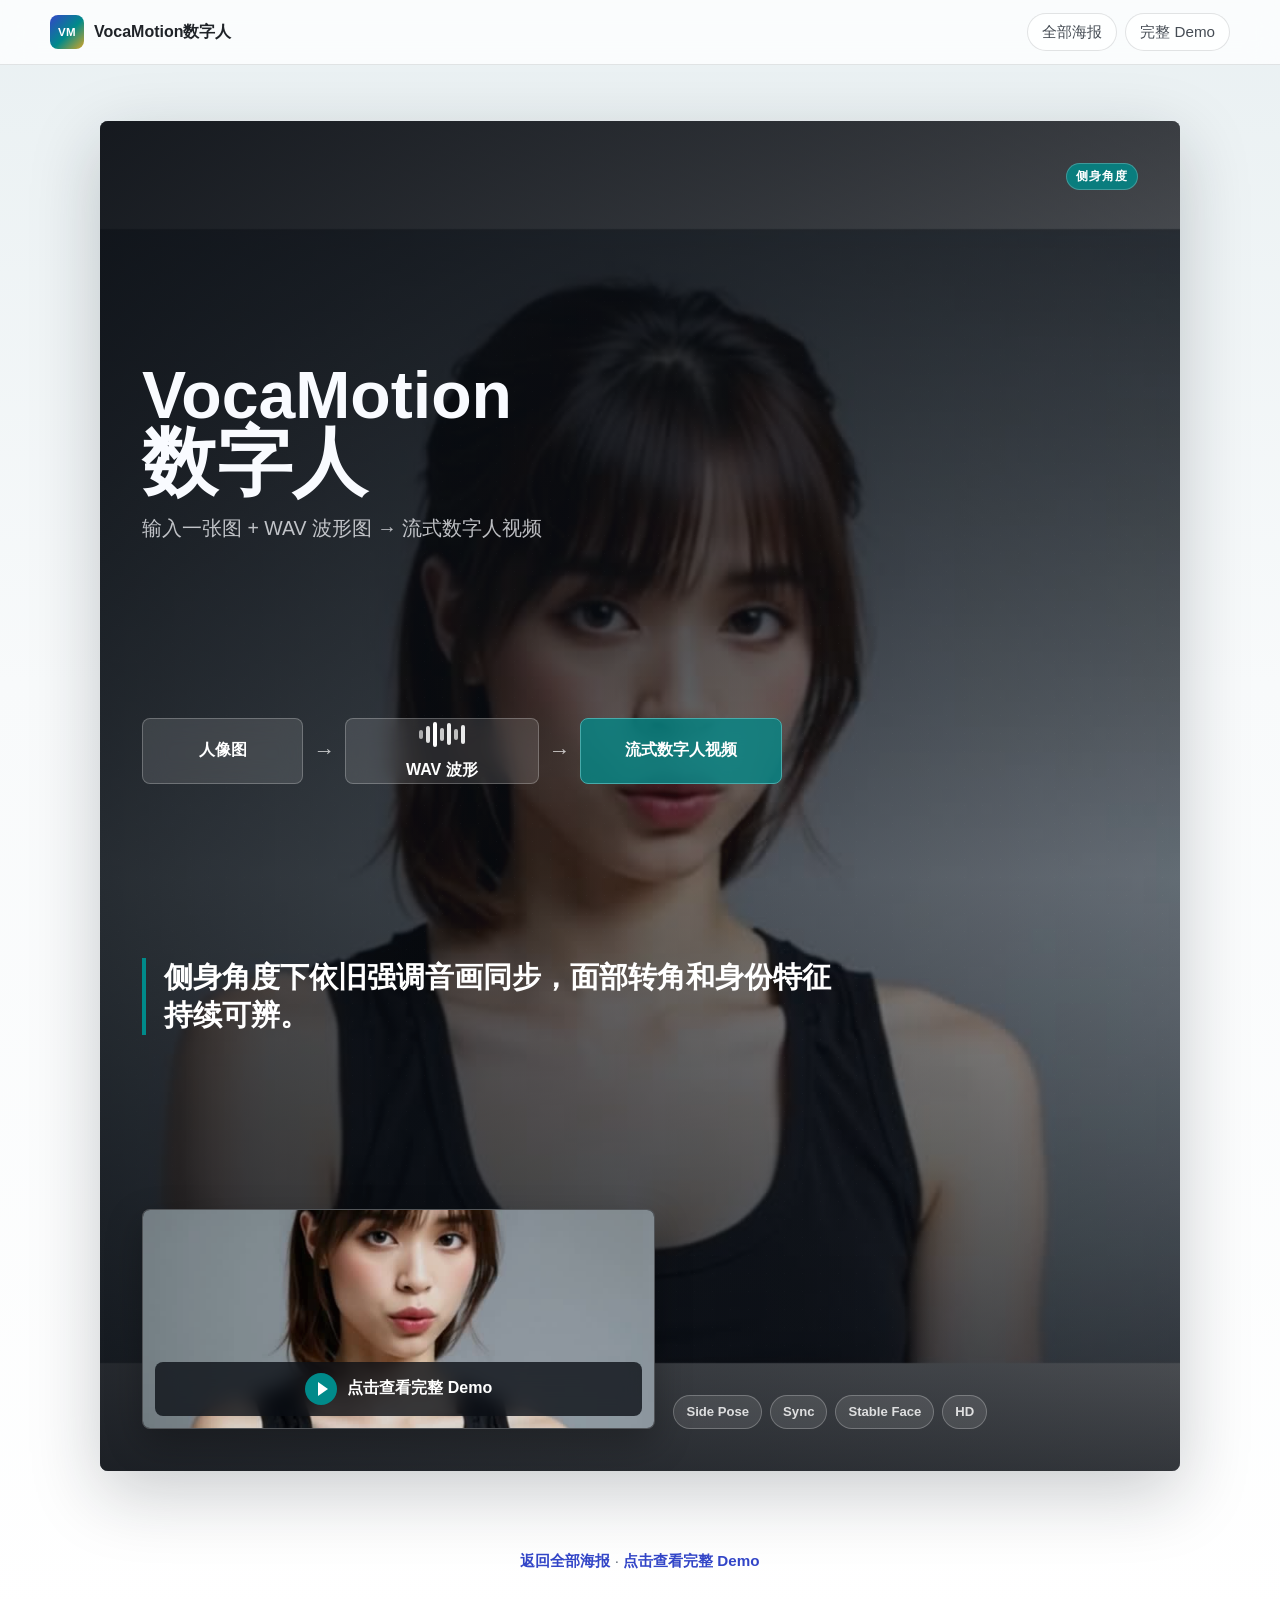
<file: poster-09.html>
<!DOCTYPE html>
<html lang="zh-CN">
<head>
  <meta charset="utf-8" />
  <meta name="viewport" content="width=device-width, initial-scale=1" />
  <title>VocaMotion数字人 · 侧身角度大海报</title>
  <meta name="description" content="VocaMotion数字人侧身角度大海报：输入一张图和 WAV 波形图，生成口型与音频同步、清晰稳定、身份一致的流式数字人视频。" />
  <meta property="og:type" content="website" />
  <meta property="og:title" content="VocaMotion数字人 · 侧身角度大海报" />
  <meta property="og:description" content="输入一张图和 WAV 波形图，得到口型与音频同步的流式数字人视频。" />
  <meta property="og:image" content="static/posters/hero-speech.jpg" />
  <link rel="stylesheet" href="static/css/posters.css" />
</head>
<body class="single-poster-page">
  <nav class="poster-nav" aria-label="Poster navigation">
    <div class="poster-nav-inner">
      <a class="brand" href="index.html" aria-label="返回 VocaMotion Demo 首页">
        <span class="brand-mark">VM</span>
        <span>VocaMotion数字人</span>
      </a>
      <div class="nav-actions">
        <a href="posters.html">全部海报</a>
        <a href="https://luozhipi.github.io/VocaMotionAvatar/" target="_blank" rel="noopener">完整 Demo</a>
      </div>
    </div>
  </nav>

  <main class="poster-gallery single-poster-gallery" aria-label="VocaMotion数字人侧身角度大海报">
    <article class="poster-card" id="poster-09" style="--poster-bg: url('../posters/side-pose.jpg'); --accent: #008a8a;">
          <div class="poster-noise" aria-hidden="true"></div>
          <div class="poster-content">
            <div class="poster-topline"><span>侧身角度</span></div>
            <div class="poster-title">
              <h2><span>VocaMotion</span><span>数字人</span></h2>
              <p class="poster-sub">输入一张图 + WAV 波形图 → 流式数字人视频</p>
            </div>
            <div class="process-strip" aria-label="生成流程">
              <span class="process-node">人像图</span>
              <span class="flow-arrow">→</span>
              <span class="process-node wave-node">
                <span class="wave-bars" aria-hidden="true"><i></i><i></i><i></i><i></i><i></i><i></i><i></i></span>
                WAV 波形
              </span>
              <span class="flow-arrow">→</span>
              <span class="process-output">流式数字人视频</span>
            </div>
            <p class="selling-point">侧身角度下依旧强调音画同步，面部转角和身份特征持续可辨。</p>
            <div class="poster-bottom">
              <a class="demo-frame" href="https://luozhipi.github.io/VocaMotionAvatar/" target="_blank" rel="noopener" aria-label="点击查看完整 Demo">
                <img src="static/posters/side-pose.jpg" alt="VocaMotion数字人侧身 Demo 预览" />
                <span class="demo-overlay"><span class="play-mark" aria-hidden="true"></span>点击查看完整 Demo</span>
              </a>
              <div class="poster-tags" aria-label="能力标签">
                <span>Side Pose</span><span>Sync</span><span>Stable Face</span><span>HD</span>
              </div>
            </div>
          </div>
        </article>
  </main>

  <footer class="poster-footer">
    <p><a href="posters.html">返回全部海报</a> · <a href="https://luozhipi.github.io/VocaMotionAvatar/" target="_blank" rel="noopener">点击查看完整 Demo</a></p>
  </footer>
</body>
</html>
</file>
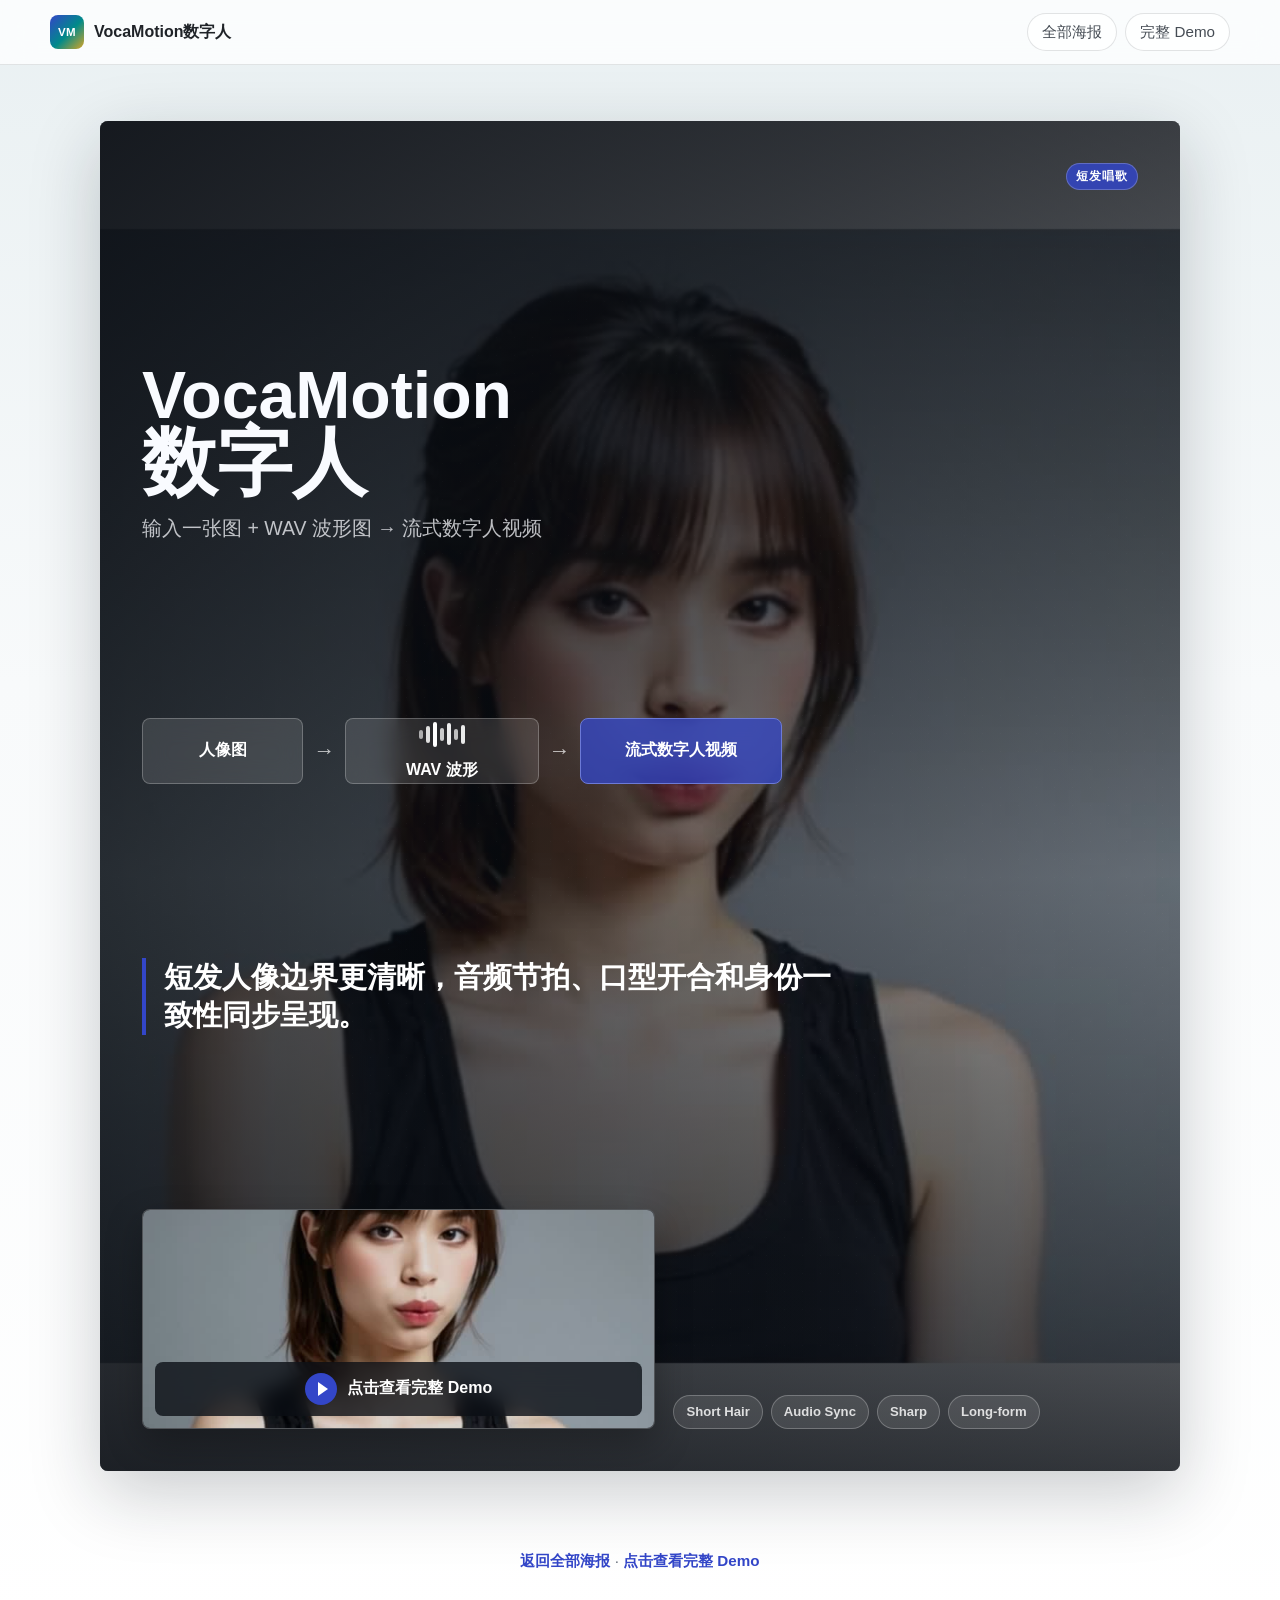
<file: poster-10.html>
<!DOCTYPE html>
<html lang="zh-CN">
<head>
  <meta charset="utf-8" />
  <meta name="viewport" content="width=device-width, initial-scale=1" />
  <title>VocaMotion数字人 · 短发唱歌大海报</title>
  <meta name="description" content="VocaMotion数字人短发唱歌大海报：输入一张图和 WAV 波形图，生成口型与音频同步、清晰稳定、身份一致的流式数字人视频。" />
  <meta property="og:type" content="website" />
  <meta property="og:title" content="VocaMotion数字人 · 短发唱歌大海报" />
  <meta property="og:description" content="输入一张图和 WAV 波形图，得到口型与音频同步的流式数字人视频。" />
  <meta property="og:image" content="static/posters/hero-speech.jpg" />
  <link rel="stylesheet" href="static/css/posters.css" />
</head>
<body class="single-poster-page">
  <nav class="poster-nav" aria-label="Poster navigation">
    <div class="poster-nav-inner">
      <a class="brand" href="index.html" aria-label="返回 VocaMotion Demo 首页">
        <span class="brand-mark">VM</span>
        <span>VocaMotion数字人</span>
      </a>
      <div class="nav-actions">
        <a href="posters.html">全部海报</a>
        <a href="https://luozhipi.github.io/VocaMotionAvatar/" target="_blank" rel="noopener">完整 Demo</a>
      </div>
    </div>
  </nav>

  <main class="poster-gallery single-poster-gallery" aria-label="VocaMotion数字人短发唱歌大海报">
    <article class="poster-card" id="poster-10" style="--poster-bg: url('../posters/sing-short.jpg'); --accent: #3346c8;">
          <div class="poster-noise" aria-hidden="true"></div>
          <div class="poster-content">
            <div class="poster-topline"><span>短发唱歌</span></div>
            <div class="poster-title">
              <h2><span>VocaMotion</span><span>数字人</span></h2>
              <p class="poster-sub">输入一张图 + WAV 波形图 → 流式数字人视频</p>
            </div>
            <div class="process-strip" aria-label="生成流程">
              <span class="process-node">人像图</span>
              <span class="flow-arrow">→</span>
              <span class="process-node wave-node">
                <span class="wave-bars" aria-hidden="true"><i></i><i></i><i></i><i></i><i></i><i></i><i></i></span>
                WAV 波形
              </span>
              <span class="flow-arrow">→</span>
              <span class="process-output">流式数字人视频</span>
            </div>
            <p class="selling-point">短发人像边界更清晰，音频节拍、口型开合和身份一致性同步呈现。</p>
            <div class="poster-bottom">
              <a class="demo-frame" href="https://luozhipi.github.io/VocaMotionAvatar/" target="_blank" rel="noopener" aria-label="点击查看完整 Demo">
                <img src="static/posters/sing-short.jpg" alt="VocaMotion数字人短发唱歌 Demo 预览" />
                <span class="demo-overlay"><span class="play-mark" aria-hidden="true"></span>点击查看完整 Demo</span>
              </a>
              <div class="poster-tags" aria-label="能力标签">
                <span>Short Hair</span><span>Audio Sync</span><span>Sharp</span><span>Long-form</span>
              </div>
            </div>
          </div>
        </article>
  </main>

  <footer class="poster-footer">
    <p><a href="posters.html">返回全部海报</a> · <a href="https://luozhipi.github.io/VocaMotionAvatar/" target="_blank" rel="noopener">点击查看完整 Demo</a></p>
  </footer>
</body>
</html>
</file>
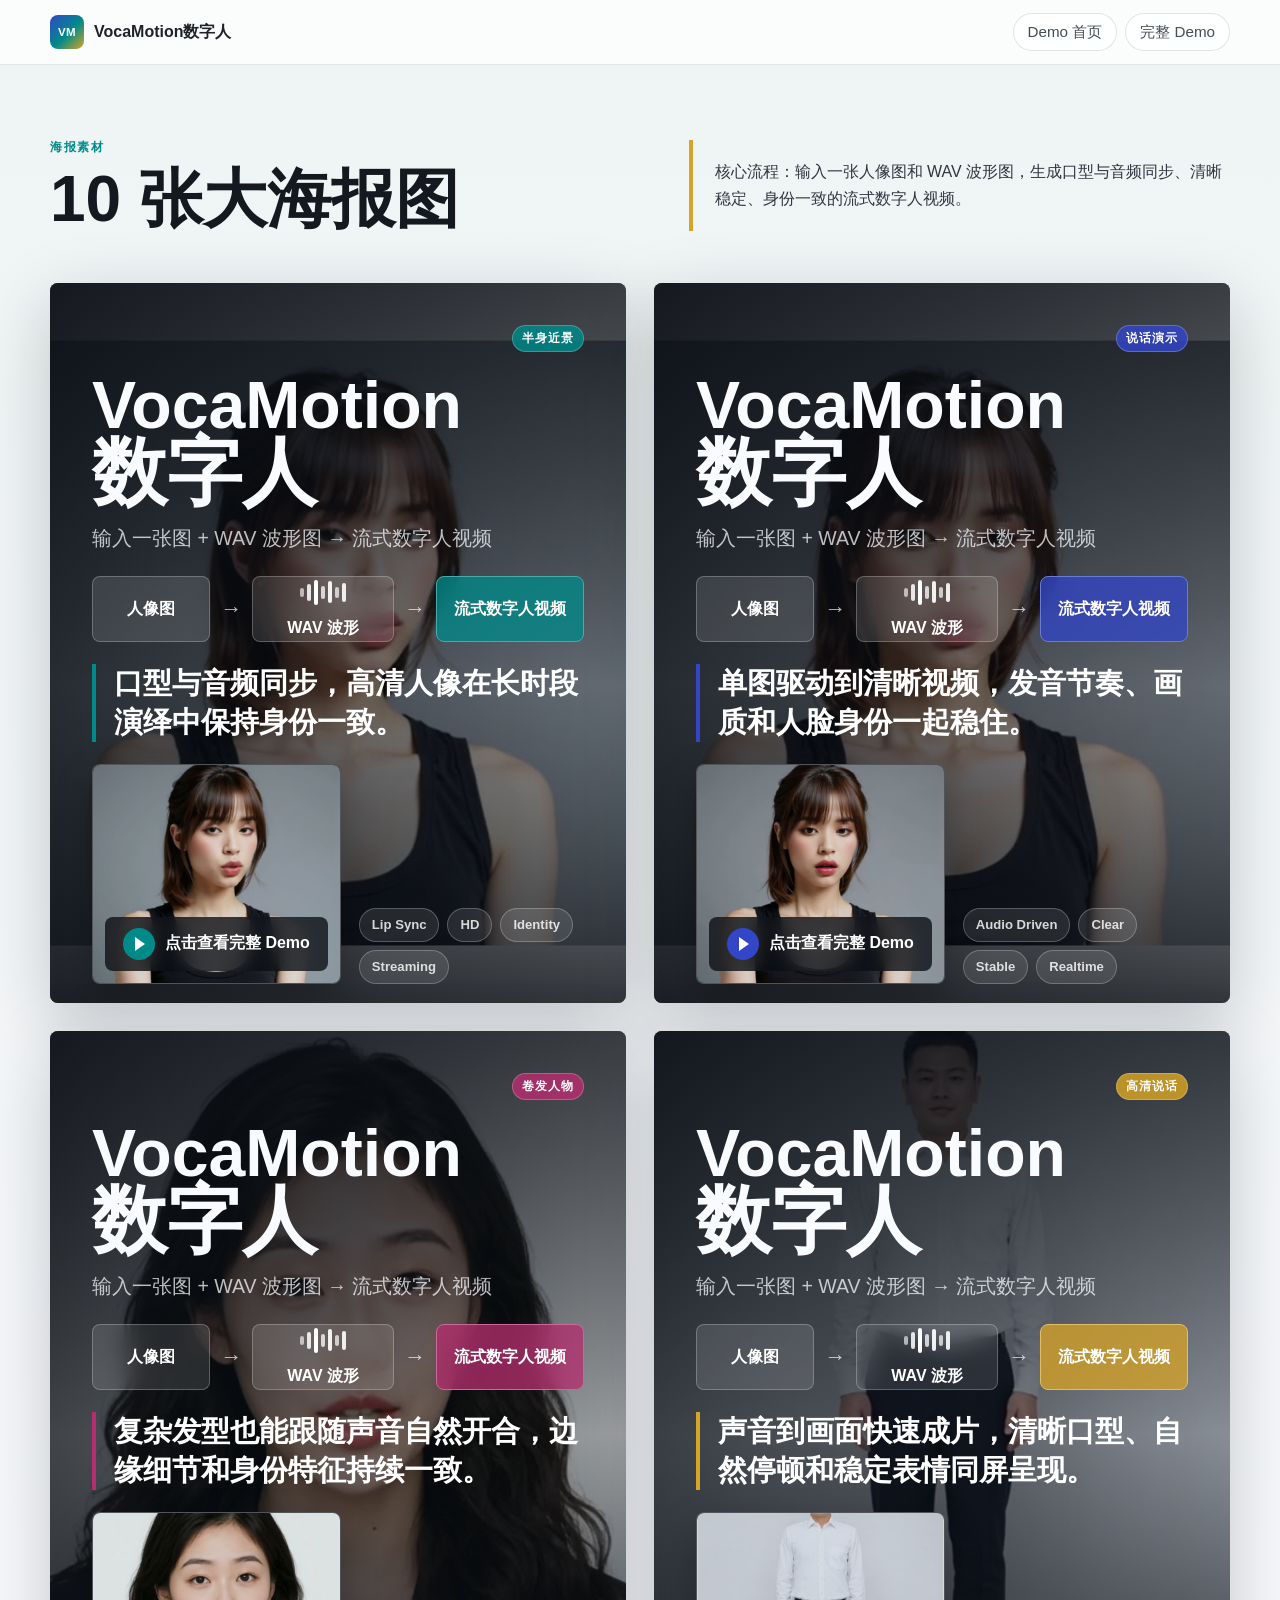
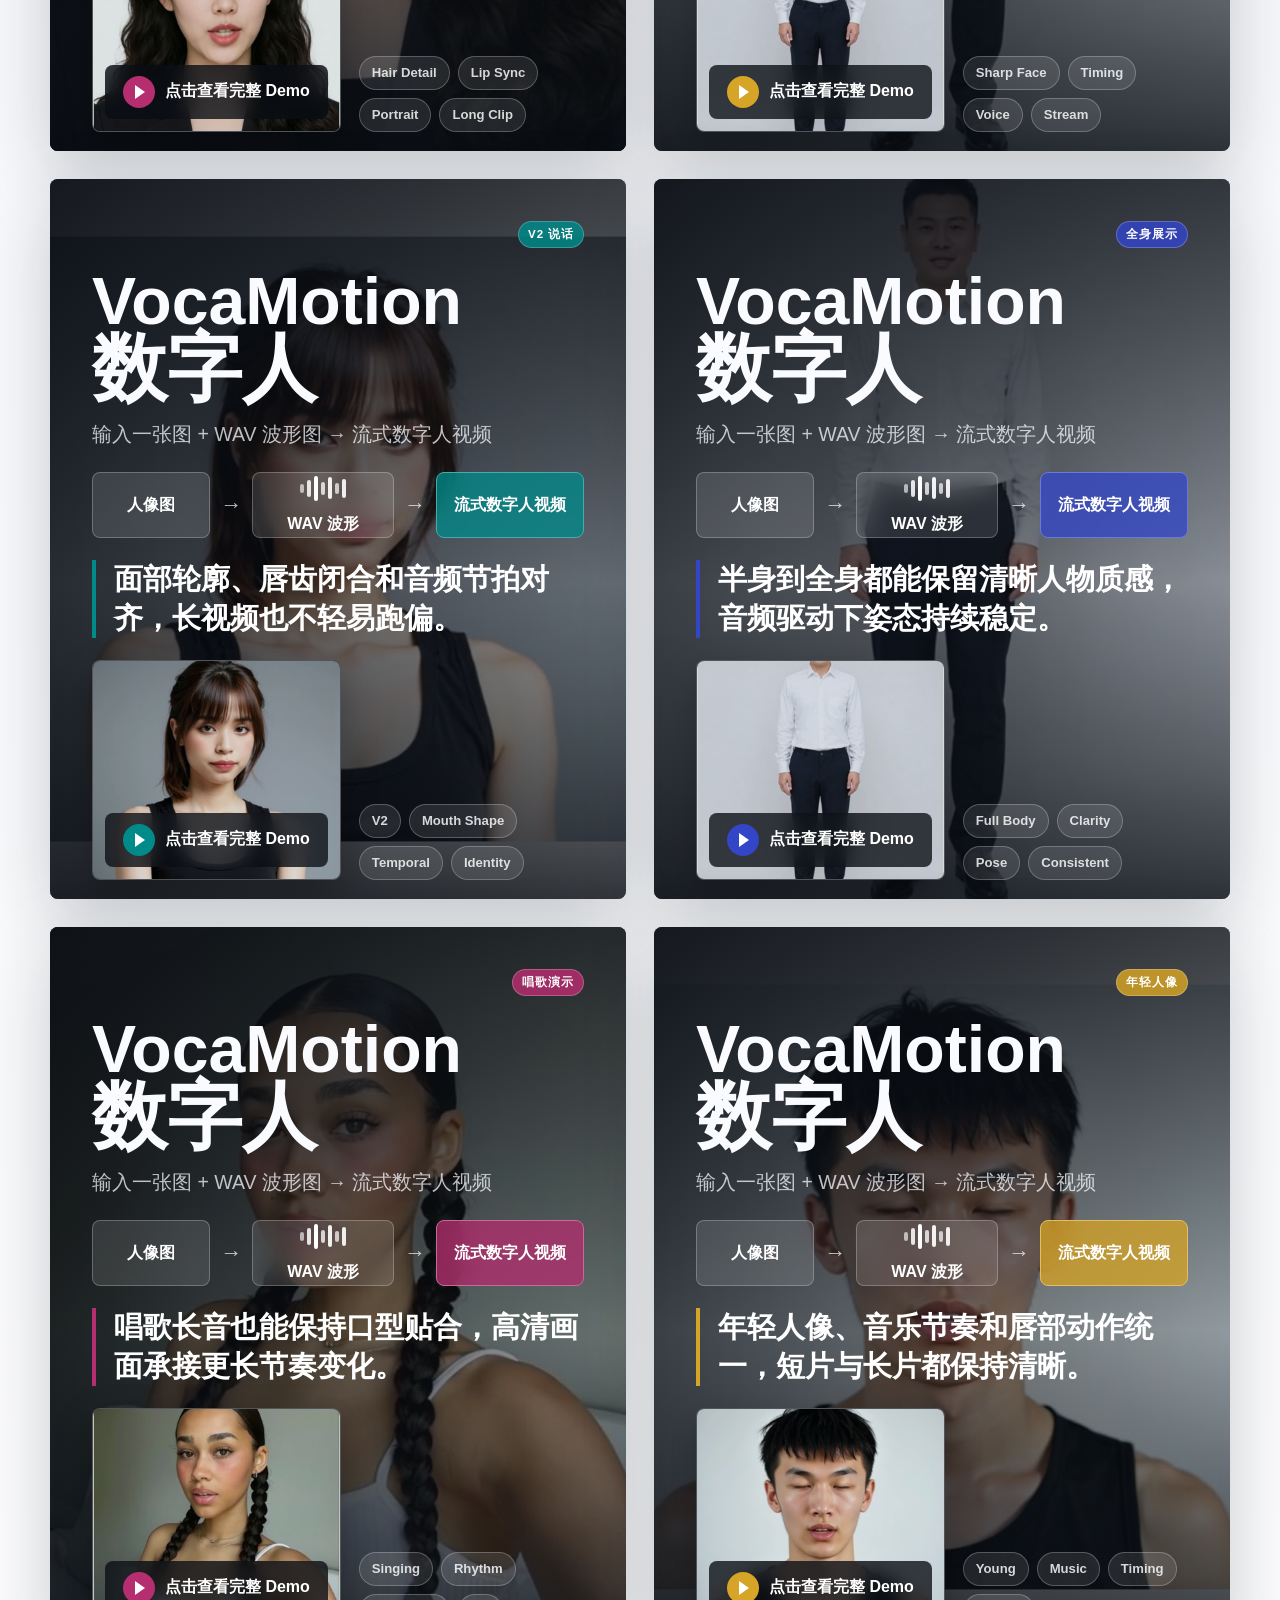
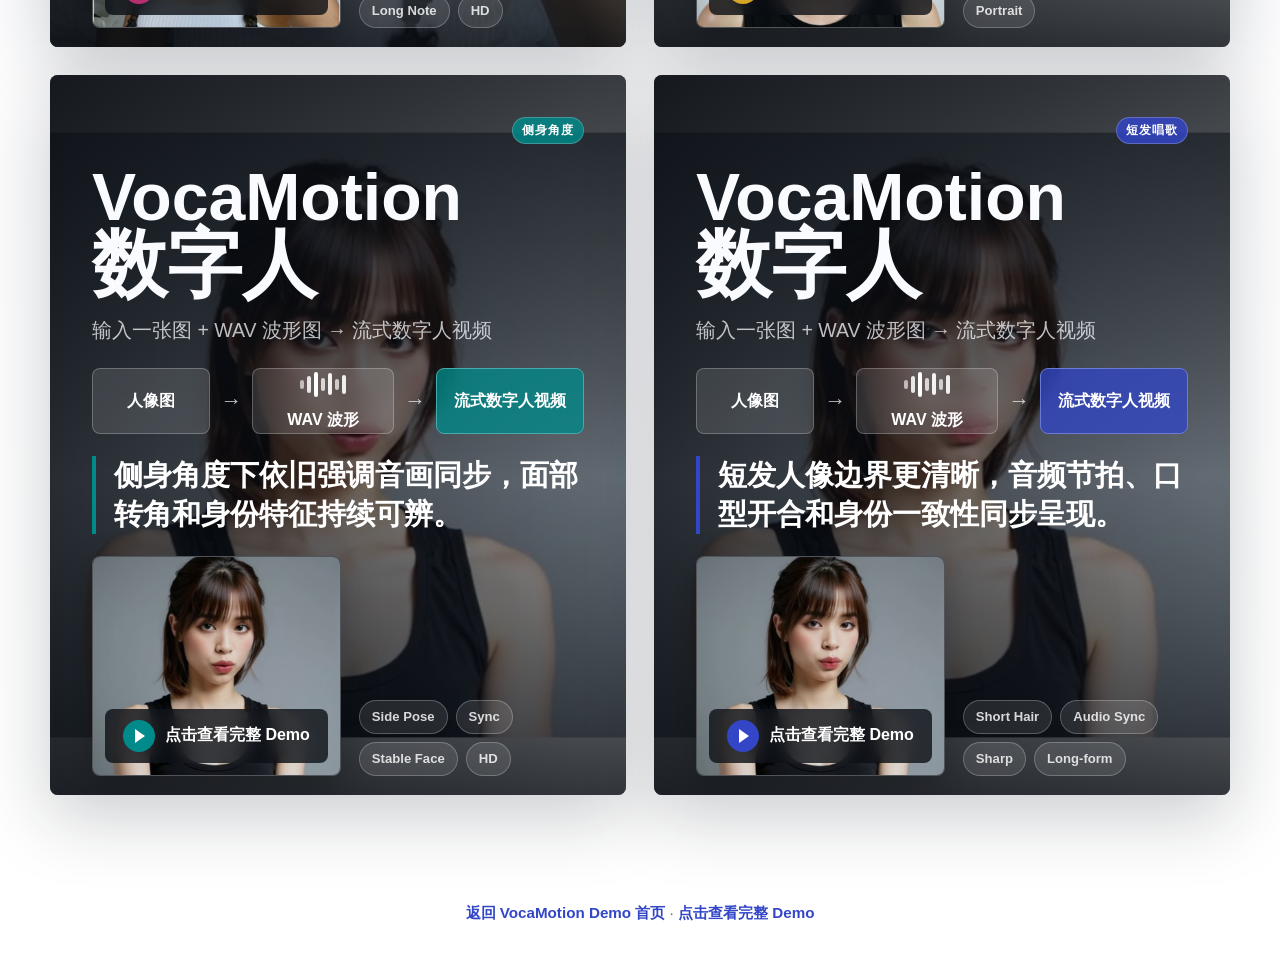
<file: posters.html>
<!DOCTYPE html>
<html lang="zh-CN">
<head>
  <meta charset="utf-8" />
  <meta name="viewport" content="width=device-width, initial-scale=1" />
  <title>VocaMotion数字人 · 大海报图</title>
  <meta name="description" content="VocaMotion数字人 H5 大海报，展示从单张图和 WAV 波形生成流式数字人视频的核心流程与 Demo 入口。" />
  <meta property="og:type" content="website" />
  <meta property="og:title" content="VocaMotion数字人 · 大海报图" />
  <meta property="og:description" content="输入一张图和 WAV 波形图，得到口型与音频同步的流式数字人视频。" />
  <meta property="og:image" content="static/posters/hero-speech.jpg" />
  <link rel="stylesheet" href="static/css/posters.css" />
</head>
<body>
  <nav class="poster-nav" aria-label="Poster navigation">
    <div class="poster-nav-inner">
      <a class="brand" href="index.html" aria-label="返回 VocaMotion Demo 首页">
        <span class="brand-mark">VM</span>
        <span>VocaMotion数字人</span>
      </a>
      <div class="nav-actions">
        <a href="index.html">Demo 首页</a>
        <a href="https://luozhipi.github.io/VocaMotionAvatar/" target="_blank" rel="noopener">完整 Demo</a>
      </div>
    </div>
  </nav>

  <header class="poster-hero">
    <div class="hero-inner">
      <div>
        <p class="eyebrow">海报素材</p>
        <h1>10 张大海报图</h1>
      </div>
      <p class="hero-panel">
        核心流程：输入一张人像图和 WAV 波形图，生成口型与音频同步、清晰稳定、身份一致的流式数字人视频。
      </p>
    </div>
  </header>

  <main class="poster-gallery" aria-label="VocaMotion数字人海报">
    <article class="poster-card" id="poster-01" style="--poster-bg: url('../posters/half-body.jpg'); --accent: #008a8a;">
      <div class="poster-noise" aria-hidden="true"></div>
      <div class="poster-content">
        <div class="poster-topline"><span>半身近景</span></div>
        <div class="poster-title">
          <h2><span>VocaMotion</span><span>数字人</span></h2>
          <p class="poster-sub">输入一张图 + WAV 波形图 → 流式数字人视频</p>
        </div>
        <div class="process-strip" aria-label="生成流程">
          <span class="process-node">人像图</span>
          <span class="flow-arrow">→</span>
          <span class="process-node wave-node">
            <span class="wave-bars" aria-hidden="true"><i></i><i></i><i></i><i></i><i></i><i></i><i></i></span>
            WAV 波形
          </span>
          <span class="flow-arrow">→</span>
          <span class="process-output">流式数字人视频</span>
        </div>
        <p class="selling-point">口型与音频同步，高清人像在长时段演绎中保持身份一致。</p>
        <div class="poster-bottom">
          <a class="demo-frame" href="https://luozhipi.github.io/VocaMotionAvatar/" target="_blank" rel="noopener" aria-label="点击查看完整 Demo">
            <img src="static/posters/half-body.jpg" alt="VocaMotion数字人半身 Demo 预览" />
            <span class="demo-overlay"><span class="play-mark" aria-hidden="true"></span>点击查看完整 Demo</span>
          </a>
          <div class="poster-tags" aria-label="能力标签">
            <span>Lip Sync</span><span>HD</span><span>Identity</span><span>Streaming</span>
          </div>
        </div>
      </div>
    </article>

    <article class="poster-card" id="poster-02" style="--poster-bg: url('../posters/v1-speech.jpg'); --accent: #3346c8;">
      <div class="poster-noise" aria-hidden="true"></div>
      <div class="poster-content">
        <div class="poster-topline"><span>说话演示</span></div>
        <div class="poster-title">
          <h2><span>VocaMotion</span><span>数字人</span></h2>
          <p class="poster-sub">输入一张图 + WAV 波形图 → 流式数字人视频</p>
        </div>
        <div class="process-strip" aria-label="生成流程">
          <span class="process-node">人像图</span>
          <span class="flow-arrow">→</span>
          <span class="process-node wave-node">
            <span class="wave-bars" aria-hidden="true"><i></i><i></i><i></i><i></i><i></i><i></i><i></i></span>
            WAV 波形
          </span>
          <span class="flow-arrow">→</span>
          <span class="process-output">流式数字人视频</span>
        </div>
        <p class="selling-point">单图驱动到清晰视频，发音节奏、画质和人脸身份一起稳住。</p>
        <div class="poster-bottom">
          <a class="demo-frame" href="https://luozhipi.github.io/VocaMotionAvatar/" target="_blank" rel="noopener" aria-label="点击查看完整 Demo">
            <img src="static/posters/v1-speech.jpg" alt="VocaMotion数字人说话 Demo 预览" />
            <span class="demo-overlay"><span class="play-mark" aria-hidden="true"></span>点击查看完整 Demo</span>
          </a>
          <div class="poster-tags" aria-label="能力标签">
            <span>Audio Driven</span><span>Clear</span><span>Stable</span><span>Realtime</span>
          </div>
        </div>
      </div>
    </article>

    <article class="poster-card" id="poster-03" style="--poster-bg: url('../posters/curly.jpg'); --accent: #b52e6f;">
      <div class="poster-noise" aria-hidden="true"></div>
      <div class="poster-content">
        <div class="poster-topline"><span>卷发人物</span></div>
        <div class="poster-title">
          <h2><span>VocaMotion</span><span>数字人</span></h2>
          <p class="poster-sub">输入一张图 + WAV 波形图 → 流式数字人视频</p>
        </div>
        <div class="process-strip" aria-label="生成流程">
          <span class="process-node">人像图</span>
          <span class="flow-arrow">→</span>
          <span class="process-node wave-node">
            <span class="wave-bars" aria-hidden="true"><i></i><i></i><i></i><i></i><i></i><i></i><i></i></span>
            WAV 波形
          </span>
          <span class="flow-arrow">→</span>
          <span class="process-output">流式数字人视频</span>
        </div>
        <p class="selling-point">复杂发型也能跟随声音自然开合，边缘细节和身份特征持续一致。</p>
        <div class="poster-bottom">
          <a class="demo-frame" href="https://luozhipi.github.io/VocaMotionAvatar/" target="_blank" rel="noopener" aria-label="点击查看完整 Demo">
            <img src="static/posters/curly.jpg" alt="VocaMotion数字人卷发 Demo 预览" />
            <span class="demo-overlay"><span class="play-mark" aria-hidden="true"></span>点击查看完整 Demo</span>
          </a>
          <div class="poster-tags" aria-label="能力标签">
            <span>Hair Detail</span><span>Lip Sync</span><span>Portrait</span><span>Long Clip</span>
          </div>
        </div>
      </div>
    </article>

    <article class="poster-card" id="poster-04" style="--poster-bg: url('../posters/hero-speech.jpg'); --accent: #d6a426;">
      <div class="poster-noise" aria-hidden="true"></div>
      <div class="poster-content">
        <div class="poster-topline"><span>高清说话</span></div>
        <div class="poster-title">
          <h2><span>VocaMotion</span><span>数字人</span></h2>
          <p class="poster-sub">输入一张图 + WAV 波形图 → 流式数字人视频</p>
        </div>
        <div class="process-strip" aria-label="生成流程">
          <span class="process-node">人像图</span>
          <span class="flow-arrow">→</span>
          <span class="process-node wave-node">
            <span class="wave-bars" aria-hidden="true"><i></i><i></i><i></i><i></i><i></i><i></i><i></i></span>
            WAV 波形
          </span>
          <span class="flow-arrow">→</span>
          <span class="process-output">流式数字人视频</span>
        </div>
        <p class="selling-point">声音到画面快速成片，清晰口型、自然停顿和稳定表情同屏呈现。</p>
        <div class="poster-bottom">
          <a class="demo-frame" href="https://luozhipi.github.io/VocaMotionAvatar/" target="_blank" rel="noopener" aria-label="点击查看完整 Demo">
            <img src="static/posters/hero-speech.jpg" alt="VocaMotion数字人高清说话 Demo 预览" />
            <span class="demo-overlay"><span class="play-mark" aria-hidden="true"></span>点击查看完整 Demo</span>
          </a>
          <div class="poster-tags" aria-label="能力标签">
            <span>Sharp Face</span><span>Timing</span><span>Voice</span><span>Stream</span>
          </div>
        </div>
      </div>
    </article>

    <article class="poster-card" id="poster-05" style="--poster-bg: url('../posters/v2-speech.jpg'); --accent: #008a8a;">
      <div class="poster-noise" aria-hidden="true"></div>
      <div class="poster-content">
        <div class="poster-topline"><span>V2 说话</span></div>
        <div class="poster-title">
          <h2><span>VocaMotion</span><span>数字人</span></h2>
          <p class="poster-sub">输入一张图 + WAV 波形图 → 流式数字人视频</p>
        </div>
        <div class="process-strip" aria-label="生成流程">
          <span class="process-node">人像图</span>
          <span class="flow-arrow">→</span>
          <span class="process-node wave-node">
            <span class="wave-bars" aria-hidden="true"><i></i><i></i><i></i><i></i><i></i><i></i><i></i></span>
            WAV 波形
          </span>
          <span class="flow-arrow">→</span>
          <span class="process-output">流式数字人视频</span>
        </div>
        <p class="selling-point">面部轮廓、唇齿闭合和音频节拍对齐，长视频也不轻易跑偏。</p>
        <div class="poster-bottom">
          <a class="demo-frame" href="https://luozhipi.github.io/VocaMotionAvatar/" target="_blank" rel="noopener" aria-label="点击查看完整 Demo">
            <img src="static/posters/v2-speech.jpg" alt="VocaMotion数字人 v2 说话 Demo 预览" />
            <span class="demo-overlay"><span class="play-mark" aria-hidden="true"></span>点击查看完整 Demo</span>
          </a>
          <div class="poster-tags" aria-label="能力标签">
            <span>V2</span><span>Mouth Shape</span><span>Temporal</span><span>Identity</span>
          </div>
        </div>
      </div>
    </article>

    <article class="poster-card" id="poster-06" style="--poster-bg: url('../posters/full-body.jpg'); --accent: #3346c8;">
      <div class="poster-noise" aria-hidden="true"></div>
      <div class="poster-content">
        <div class="poster-topline"><span>全身展示</span></div>
        <div class="poster-title">
          <h2><span>VocaMotion</span><span>数字人</span></h2>
          <p class="poster-sub">输入一张图 + WAV 波形图 → 流式数字人视频</p>
        </div>
        <div class="process-strip" aria-label="生成流程">
          <span class="process-node">人像图</span>
          <span class="flow-arrow">→</span>
          <span class="process-node wave-node">
            <span class="wave-bars" aria-hidden="true"><i></i><i></i><i></i><i></i><i></i><i></i><i></i></span>
            WAV 波形
          </span>
          <span class="flow-arrow">→</span>
          <span class="process-output">流式数字人视频</span>
        </div>
        <p class="selling-point">半身到全身都能保留清晰人物质感，音频驱动下姿态持续稳定。</p>
        <div class="poster-bottom">
          <a class="demo-frame" href="https://luozhipi.github.io/VocaMotionAvatar/" target="_blank" rel="noopener" aria-label="点击查看完整 Demo">
            <img src="static/posters/full-body.jpg" alt="VocaMotion数字人全身 Demo 预览" />
            <span class="demo-overlay"><span class="play-mark" aria-hidden="true"></span>点击查看完整 Demo</span>
          </a>
          <div class="poster-tags" aria-label="能力标签">
            <span>Full Body</span><span>Clarity</span><span>Pose</span><span>Consistent</span>
          </div>
        </div>
      </div>
    </article>

    <article class="poster-card" id="poster-07" style="--poster-bg: url('../posters/v2-sing.jpg'); --accent: #b52e6f;">
      <div class="poster-noise" aria-hidden="true"></div>
      <div class="poster-content">
        <div class="poster-topline"><span>唱歌演示</span></div>
        <div class="poster-title">
          <h2><span>VocaMotion</span><span>数字人</span></h2>
          <p class="poster-sub">输入一张图 + WAV 波形图 → 流式数字人视频</p>
        </div>
        <div class="process-strip" aria-label="生成流程">
          <span class="process-node">人像图</span>
          <span class="flow-arrow">→</span>
          <span class="process-node wave-node">
            <span class="wave-bars" aria-hidden="true"><i></i><i></i><i></i><i></i><i></i><i></i><i></i></span>
            WAV 波形
          </span>
          <span class="flow-arrow">→</span>
          <span class="process-output">流式数字人视频</span>
        </div>
        <p class="selling-point">唱歌长音也能保持口型贴合，高清画面承接更长节奏变化。</p>
        <div class="poster-bottom">
          <a class="demo-frame" href="https://luozhipi.github.io/VocaMotionAvatar/" target="_blank" rel="noopener" aria-label="点击查看完整 Demo">
            <img src="static/posters/v2-sing.jpg" alt="VocaMotion数字人唱歌 Demo 预览" />
            <span class="demo-overlay"><span class="play-mark" aria-hidden="true"></span>点击查看完整 Demo</span>
          </a>
          <div class="poster-tags" aria-label="能力标签">
            <span>Singing</span><span>Rhythm</span><span>Long Note</span><span>HD</span>
          </div>
        </div>
      </div>
    </article>

    <article class="poster-card" id="poster-08" style="--poster-bg: url('../posters/young-sing.jpg'); --accent: #d6a426;">
      <div class="poster-noise" aria-hidden="true"></div>
      <div class="poster-content">
        <div class="poster-topline"><span>年轻人像</span></div>
        <div class="poster-title">
          <h2><span>VocaMotion</span><span>数字人</span></h2>
          <p class="poster-sub">输入一张图 + WAV 波形图 → 流式数字人视频</p>
        </div>
        <div class="process-strip" aria-label="生成流程">
          <span class="process-node">人像图</span>
          <span class="flow-arrow">→</span>
          <span class="process-node wave-node">
            <span class="wave-bars" aria-hidden="true"><i></i><i></i><i></i><i></i><i></i><i></i><i></i></span>
            WAV 波形
          </span>
          <span class="flow-arrow">→</span>
          <span class="process-output">流式数字人视频</span>
        </div>
        <p class="selling-point">年轻人像、音乐节奏和唇部动作统一，短片与长片都保持清晰。</p>
        <div class="poster-bottom">
          <a class="demo-frame" href="https://luozhipi.github.io/VocaMotionAvatar/" target="_blank" rel="noopener" aria-label="点击查看完整 Demo">
            <img src="static/posters/young-sing.jpg" alt="VocaMotion数字人年轻人唱歌 Demo 预览" />
            <span class="demo-overlay"><span class="play-mark" aria-hidden="true"></span>点击查看完整 Demo</span>
          </a>
          <div class="poster-tags" aria-label="能力标签">
            <span>Young</span><span>Music</span><span>Timing</span><span>Portrait</span>
          </div>
        </div>
      </div>
    </article>

    <article class="poster-card" id="poster-09" style="--poster-bg: url('../posters/side-pose.jpg'); --accent: #008a8a;">
      <div class="poster-noise" aria-hidden="true"></div>
      <div class="poster-content">
        <div class="poster-topline"><span>侧身角度</span></div>
        <div class="poster-title">
          <h2><span>VocaMotion</span><span>数字人</span></h2>
          <p class="poster-sub">输入一张图 + WAV 波形图 → 流式数字人视频</p>
        </div>
        <div class="process-strip" aria-label="生成流程">
          <span class="process-node">人像图</span>
          <span class="flow-arrow">→</span>
          <span class="process-node wave-node">
            <span class="wave-bars" aria-hidden="true"><i></i><i></i><i></i><i></i><i></i><i></i><i></i></span>
            WAV 波形
          </span>
          <span class="flow-arrow">→</span>
          <span class="process-output">流式数字人视频</span>
        </div>
        <p class="selling-point">侧身角度下依旧强调音画同步，面部转角和身份特征持续可辨。</p>
        <div class="poster-bottom">
          <a class="demo-frame" href="https://luozhipi.github.io/VocaMotionAvatar/" target="_blank" rel="noopener" aria-label="点击查看完整 Demo">
            <img src="static/posters/side-pose.jpg" alt="VocaMotion数字人侧身 Demo 预览" />
            <span class="demo-overlay"><span class="play-mark" aria-hidden="true"></span>点击查看完整 Demo</span>
          </a>
          <div class="poster-tags" aria-label="能力标签">
            <span>Side Pose</span><span>Sync</span><span>Stable Face</span><span>HD</span>
          </div>
        </div>
      </div>
    </article>

    <article class="poster-card" id="poster-10" style="--poster-bg: url('../posters/sing-short.jpg'); --accent: #3346c8;">
      <div class="poster-noise" aria-hidden="true"></div>
      <div class="poster-content">
        <div class="poster-topline"><span>短发唱歌</span></div>
        <div class="poster-title">
          <h2><span>VocaMotion</span><span>数字人</span></h2>
          <p class="poster-sub">输入一张图 + WAV 波形图 → 流式数字人视频</p>
        </div>
        <div class="process-strip" aria-label="生成流程">
          <span class="process-node">人像图</span>
          <span class="flow-arrow">→</span>
          <span class="process-node wave-node">
            <span class="wave-bars" aria-hidden="true"><i></i><i></i><i></i><i></i><i></i><i></i><i></i></span>
            WAV 波形
          </span>
          <span class="flow-arrow">→</span>
          <span class="process-output">流式数字人视频</span>
        </div>
        <p class="selling-point">短发人像边界更清晰，音频节拍、口型开合和身份一致性同步呈现。</p>
        <div class="poster-bottom">
          <a class="demo-frame" href="https://luozhipi.github.io/VocaMotionAvatar/" target="_blank" rel="noopener" aria-label="点击查看完整 Demo">
            <img src="static/posters/sing-short.jpg" alt="VocaMotion数字人短发唱歌 Demo 预览" />
            <span class="demo-overlay"><span class="play-mark" aria-hidden="true"></span>点击查看完整 Demo</span>
          </a>
          <div class="poster-tags" aria-label="能力标签">
            <span>Short Hair</span><span>Audio Sync</span><span>Sharp</span><span>Long-form</span>
          </div>
        </div>
      </div>
    </article>
  </main>

  <footer class="poster-footer">
    <p><a href="index.html">返回 VocaMotion Demo 首页</a> · <a href="https://luozhipi.github.io/VocaMotionAvatar/" target="_blank" rel="noopener">点击查看完整 Demo</a></p>
  </footer>
</body>
</html>
</file>
<file: static/css/posters.css>
/* VocaMotion poster gallery. */
:root {
  --page-bg: #f4f7f8;
  --ink: #f9fbff;
  --muted: rgba(249, 251, 255, .74);
  --paper: #ffffff;
  --line: rgba(255, 255, 255, .24);
  --dark: #15191f;
  --blue: #3346c8;
  --teal: #008a8a;
  --gold: #d6a426;
  --pink: #b52e6f;
  --shadow: 0 22px 70px rgba(18, 27, 36, .22);
  --font-display: "Google Sans", "Inter", "Noto Sans SC", -apple-system, BlinkMacSystemFont, "Segoe UI", sans-serif;
  --font-body: "Google Sans Text", "Inter", "Noto Sans SC", -apple-system, BlinkMacSystemFont, "Segoe UI", sans-serif;
}

* {
  box-sizing: border-box;
  margin: 0;
  padding: 0;
}

html {
  scroll-behavior: smooth;
}

body {
  min-height: 100vh;
  color: #1f2328;
  background:
    linear-gradient(180deg, #eef4f4 0%, #f7f8fb 36%, #ffffff 100%);
  font-family: var(--font-body);
  text-rendering: optimizeLegibility;
  -webkit-font-smoothing: antialiased;
}

a {
  color: inherit;
  text-decoration: none;
}

img {
  display: block;
  max-width: 100%;
}

.poster-nav {
  position: sticky;
  top: 0;
  z-index: 20;
  border-bottom: 1px solid rgba(32, 42, 52, .12);
  background: rgba(255, 255, 255, .78);
  -webkit-backdrop-filter: blur(14px) saturate(160%);
  backdrop-filter: blur(14px) saturate(160%);
}

.poster-nav-inner {
  width: min(1180px, calc(100% - 40px));
  height: 64px;
  margin: 0 auto;
  display: flex;
  align-items: center;
  justify-content: space-between;
  gap: 16px;
}

.brand {
  display: inline-flex;
  align-items: center;
  gap: 10px;
  color: #1f2328;
  font-family: var(--font-display);
  font-weight: 800;
  white-space: nowrap;
}

.brand-mark {
  width: 34px;
  height: 34px;
  display: inline-grid;
  place-items: center;
  border-radius: 8px;
  color: #fff;
  background: linear-gradient(135deg, var(--blue), var(--teal) 54%, var(--gold));
  font-size: .72rem;
  letter-spacing: .03em;
}

.nav-actions {
  display: flex;
  align-items: center;
  gap: 8px;
  color: #454c54;
  font-size: .95rem;
}

.nav-actions a {
  min-height: 38px;
  display: inline-flex;
  align-items: center;
  padding: 0 14px;
  border-radius: 999px;
  border: 1px solid rgba(32, 42, 52, .13);
  background: rgba(255, 255, 255, .72);
}

.nav-actions a:hover {
  color: var(--blue);
  text-decoration: none;
}

.poster-hero {
  padding: 74px 0 44px;
}

.hero-inner {
  width: min(1180px, calc(100% - 40px));
  margin: 0 auto;
  display: grid;
  grid-template-columns: minmax(0, 1.05fr) minmax(280px, .95fr);
  gap: 40px;
  align-items: end;
}

.eyebrow {
  margin-bottom: 12px;
  color: var(--teal);
  font-family: var(--font-display);
  font-size: .78rem;
  font-weight: 800;
  letter-spacing: .14em;
  text-transform: uppercase;
}

h1 {
  max-width: 760px;
  color: #15191f;
  font-family: var(--font-display);
  font-size: clamp(2.1rem, 5vw, 5rem);
  line-height: .98;
  letter-spacing: 0;
}

.hero-copy {
  max-width: 650px;
  margin-top: 18px;
  color: #454c54;
  font-size: 1.08rem;
  line-height: 1.78;
}

.hero-panel {
  border-left: 4px solid var(--gold);
  padding: 18px 0 18px 22px;
  color: #2f3740;
  font-size: 1rem;
  line-height: 1.72;
}

.poster-gallery {
  width: min(1180px, calc(100% - 40px));
  margin: 0 auto;
  padding: 8px 0 84px;
  display: grid;
  grid-template-columns: repeat(2, minmax(0, 1fr));
  gap: 28px;
}

.poster-card {
  position: relative;
  min-height: 0;
  aspect-ratio: 4 / 5;
  overflow: hidden;
  border-radius: 8px;
  color: var(--ink);
  background: var(--dark);
  box-shadow: var(--shadow);
  isolation: isolate;
}

.poster-card::before {
  content: "";
  position: absolute;
  inset: 0;
  z-index: -3;
  background-image: var(--poster-bg);
  background-size: cover;
  background-position: center;
  transform: scale(1.05);
  filter: saturate(1.08) contrast(1.03);
}

.poster-card::after {
  content: "";
  position: absolute;
  inset: 0;
  z-index: -1;
  background:
    linear-gradient(115deg, rgba(10, 14, 20, .88) 0%, rgba(10, 14, 20, .63) 42%, rgba(10, 14, 20, .24) 100%),
    linear-gradient(0deg, rgba(10, 14, 20, .78) 0%, rgba(10, 14, 20, .08) 44%, rgba(10, 14, 20, .62) 100%);
}

.poster-noise {
  position: absolute;
  inset: 0;
  z-index: -2;
  background:
    radial-gradient(1px 1px at 0 0, rgba(255, 255, 255, .18) 0 1px, transparent 1px),
    linear-gradient(90deg, rgba(255, 255, 255, .08), transparent 32%, rgba(255, 255, 255, .06));
  background-size: 18px 18px, 100% 100%;
  opacity: .48;
}

.poster-content {
  height: 100%;
  padding: clamp(24px, 4vw, 42px);
  display: flex;
  flex-direction: column;
  justify-content: space-between;
  gap: 22px;
}

.poster-topline {
  display: flex;
  align-items: center;
  justify-content: flex-end;
  gap: 12px;
  color: rgba(255, 255, 255, .68);
  font-family: var(--font-display);
  font-size: .72rem;
  font-weight: 800;
  letter-spacing: .08em;
  text-transform: none;
}

.poster-topline span:last-child {
  color: #fff;
  background: color-mix(in srgb, var(--accent), transparent 16%);
  border: 1px solid rgba(255, 255, 255, .22);
  border-radius: 999px;
  padding: 5px 9px;
}

.poster-title {
  max-width: 620px;
}

.poster-title h2 {
  font-family: var(--font-display);
  font-size: clamp(2.5rem, 6vw, 4.7rem);
  line-height: .95;
  letter-spacing: 0;
}

.poster-title h2 span {
  display: block;
  white-space: nowrap;
}

.poster-title h2 span:first-child {
  font-size: .88em;
}

.poster-sub {
  max-width: 560px;
  margin-top: 14px;
  color: var(--muted);
  font-size: clamp(.95rem, 2vw, 1.22rem);
  line-height: 1.65;
}

.process-strip {
  width: min(100%, 640px);
  display: grid;
  grid-template-columns: 1fr auto 1.2fr auto 1.25fr;
  align-items: center;
  gap: 10px;
}

.process-node,
.process-output {
  min-height: 66px;
  display: grid;
  place-items: center;
  border: 1px solid var(--line);
  border-radius: 8px;
  color: #fff;
  background: rgba(255, 255, 255, .12);
  -webkit-backdrop-filter: blur(12px);
  backdrop-filter: blur(12px);
  font-family: var(--font-display);
  font-weight: 800;
  text-align: center;
}

.process-output {
  border-color: color-mix(in srgb, var(--accent), white 28%);
  background: color-mix(in srgb, var(--accent), transparent 24%);
}

.flow-arrow {
  color: rgba(255, 255, 255, .72);
  font-size: 1.35rem;
  font-weight: 900;
}

.wave-node {
  gap: 8px;
}

.wave-bars {
  height: 26px;
  display: inline-flex;
  align-items: center;
  gap: 3px;
}

.wave-bars i {
  width: 4px;
  border-radius: 999px;
  background: #fff;
}

.wave-bars i:nth-child(1) { height: 9px; opacity: .62; }
.wave-bars i:nth-child(2) { height: 17px; opacity: .86; }
.wave-bars i:nth-child(3) { height: 25px; }
.wave-bars i:nth-child(4) { height: 13px; opacity: .76; }
.wave-bars i:nth-child(5) { height: 22px; opacity: .92; }
.wave-bars i:nth-child(6) { height: 11px; opacity: .7; }
.wave-bars i:nth-child(7) { height: 19px; opacity: .9; }

.selling-point {
  max-width: 710px;
  padding-left: 18px;
  border-left: 4px solid var(--accent);
  color: #fff;
  font-family: var(--font-display);
  font-size: clamp(1.18rem, 2.3vw, 1.9rem);
  line-height: 1.32;
  font-weight: 800;
}

.poster-bottom {
  display: grid;
  grid-template-columns: minmax(0, 1.05fr) minmax(220px, .95fr);
  gap: 18px;
  align-items: end;
}

.demo-frame {
  position: relative;
  overflow: hidden;
  height: clamp(160px, 18vw, 220px);
  min-height: 210px;
  border: 1px solid rgba(255, 255, 255, .28);
  border-radius: 8px;
  background: #0e1217;
  box-shadow: 0 14px 36px rgba(0, 0, 0, .28);
}

.demo-frame img {
  width: 100%;
  height: 100%;
  object-fit: cover;
  opacity: .88;
  transition: transform .3s ease, opacity .3s ease;
}

.demo-frame:hover img {
  transform: scale(1.04);
  opacity: 1;
}

.demo-overlay {
  position: absolute;
  inset: auto 12px 12px;
  min-height: 54px;
  display: flex;
  align-items: center;
  justify-content: center;
  gap: 10px;
  border-radius: 8px;
  color: #fff;
  background: rgba(10, 14, 20, .78);
  -webkit-backdrop-filter: blur(10px);
  backdrop-filter: blur(10px);
  font-family: var(--font-display);
  font-weight: 800;
  text-align: center;
}

.play-mark {
  width: 32px;
  height: 32px;
  display: inline-grid;
  place-items: center;
  flex: none;
  border-radius: 999px;
  background: var(--accent);
}

.play-mark::before {
  content: "";
  width: 0;
  height: 0;
  margin-left: 3px;
  border-top: 7px solid transparent;
  border-bottom: 7px solid transparent;
  border-left: 10px solid #fff;
}

.poster-tags {
  display: flex;
  flex-wrap: wrap;
  align-content: flex-end;
  gap: 8px;
}

.poster-tags span {
  min-height: 34px;
  display: inline-flex;
  align-items: center;
  border: 1px solid rgba(255, 255, 255, .24);
  border-radius: 999px;
  padding: 0 12px;
  color: rgba(255, 255, 255, .82);
  background: rgba(255, 255, 255, .1);
  font-size: .82rem;
  font-weight: 700;
}

.poster-footer {
  padding: 24px 0 54px;
  color: #68717c;
  text-align: center;
  font-size: .95rem;
}

.poster-footer a {
  color: var(--blue);
  font-weight: 700;
}

.single-poster-page {
  background:
    linear-gradient(180deg, #e9f0f2 0%, #f8fafb 42%, #ffffff 100%);
}

.single-poster-gallery {
  grid-template-columns: minmax(0, 1080px);
  justify-content: center;
  padding-top: 56px;
  padding-bottom: 56px;
}

.single-poster-gallery .poster-card {
  width: 100%;
  justify-self: center;
}

@media (max-width: 980px) {
  .hero-inner,
  .poster-gallery {
    grid-template-columns: 1fr;
  }

  .hero-panel {
    border-left-width: 0;
    border-top: 4px solid var(--gold);
    padding: 18px 0 0;
  }
}

@media (max-width: 720px) {
  .poster-nav-inner,
  .hero-inner,
  .poster-gallery {
    width: min(100% - 28px, 1180px);
  }

  .poster-nav-inner {
    height: 58px;
  }

  .brand span:last-child {
    display: none;
  }

  .nav-actions {
    font-size: .86rem;
  }

  .poster-hero {
    padding: 50px 0 28px;
  }

  .poster-gallery {
    gap: 18px;
    padding-bottom: 48px;
  }

  .poster-card {
    aspect-ratio: 9 / 16;
  }

  .poster-content {
    padding: 22px;
    gap: 14px;
  }

  .poster-title h2 {
    font-size: 2.15rem;
  }

  .poster-sub {
    margin-top: 10px;
    font-size: .9rem;
  }

  .process-strip {
    grid-template-columns: 1fr auto 1.05fr auto 1.16fr;
    gap: 6px;
  }

  .process-node,
  .process-output {
    min-height: 56px;
    padding: 0 5px;
    font-size: .72rem;
    line-height: 1.2;
  }

  .flow-arrow {
    transform: none;
    text-align: center;
    font-size: 1rem;
  }

  .wave-bars {
    height: 20px;
    gap: 2px;
  }

  .wave-bars i {
    width: 3px;
  }

  .selling-point {
    padding-left: 12px;
    font-size: 1.06rem;
    line-height: 1.34;
  }

  .poster-bottom {
    grid-template-columns: 1fr;
    gap: 10px;
  }

  .demo-frame,
  .demo-frame img {
    height: 150px;
    min-height: 0;
  }

  .poster-tags {
    gap: 6px;
  }

  .poster-tags span {
    min-height: 28px;
    padding: 0 9px;
    font-size: .72rem;
  }
}

@media print {
  body {
    background: #fff;
  }

  .poster-nav,
  .poster-hero,
  .poster-footer {
    display: none;
  }

  .poster-gallery {
    width: 100%;
    padding: 0;
    display: block;
  }

  .poster-card {
    width: 100vw;
    height: 125vw;
    max-height: 100vh;
    margin: 0;
    page-break-after: always;
    border-radius: 0;
    box-shadow: none;
  }
}
</file>
